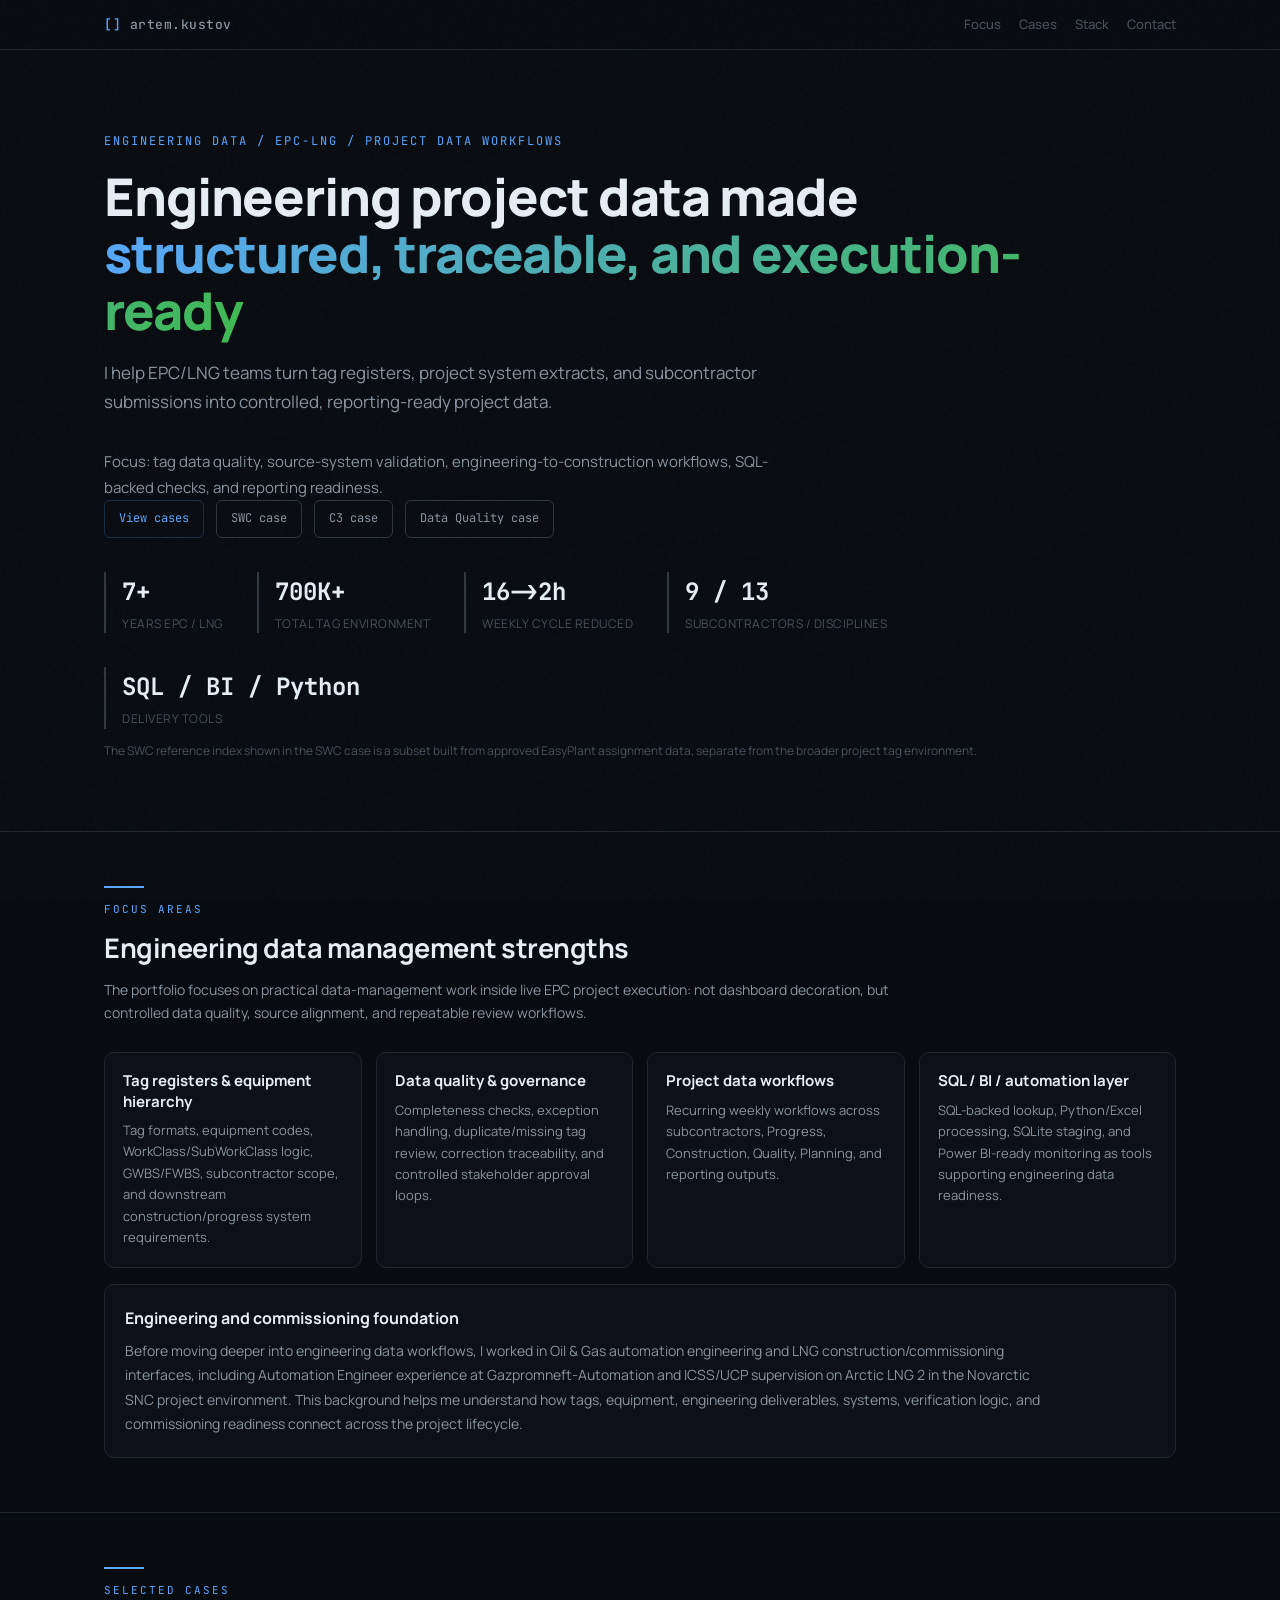
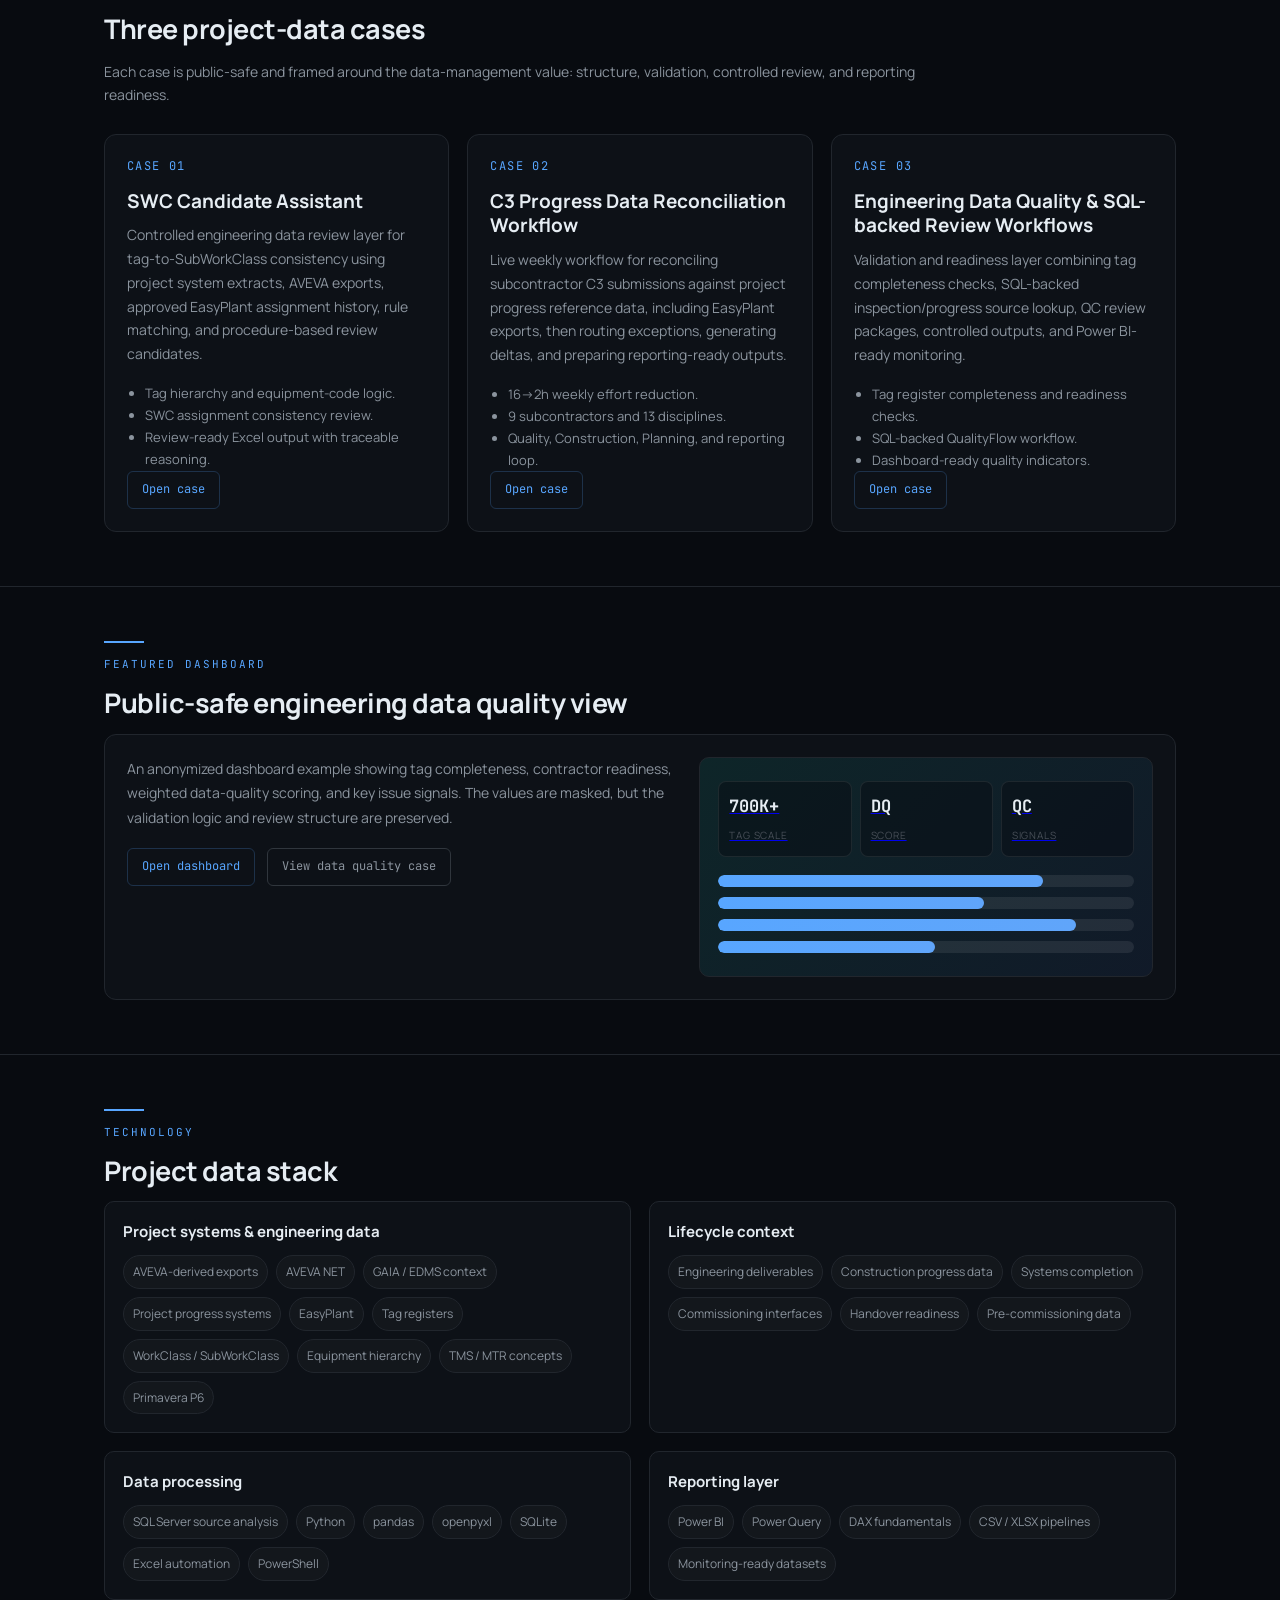
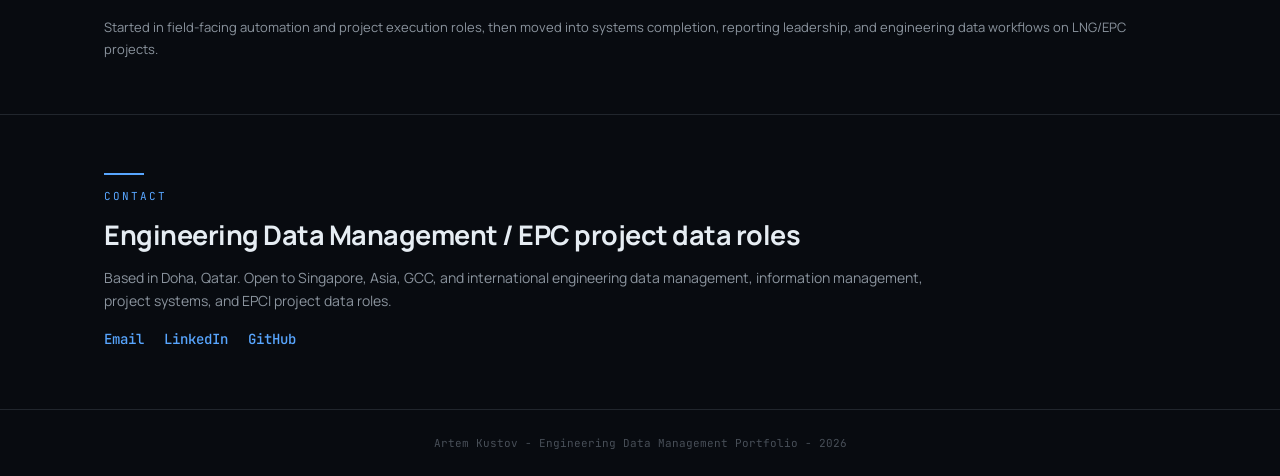
<file: index.html>
<!DOCTYPE html>
<html lang="en">
<head>
<meta charset="UTF-8">
<meta name="viewport" content="width=device-width, initial-scale=1.0">
<title>Artem Kustov - Engineering Data Management Portfolio</title>
<meta name="description" content="Engineering Data Management portfolio for EPC/LNG and EPCI project data roles: tag data quality, project data workflows, source-system validation, SQL-backed checks, AVEVA, EasyPlant, Python, and Power BI.">
<link href="https://fonts.googleapis.com/css2?family=JetBrains+Mono:wght@400;500;700&family=Manrope:wght@300;400;500;600;700;800&display=swap" rel="stylesheet">
<link rel="stylesheet" href="assets/role-pages.css">
<style>
body{background:#080b10}
.container{max-width:1120px}
nav{background:rgba(8,11,16,.9)}
.hero{padding:132px 0 70px}
.hero-sub{max-width:680px}
.hero-focus{max-width:680px;margin-top:12px;color:var(--text2);font-size:15px;line-height:1.7}
.section{padding:54px 0}
.section-title{font-size:27px}
.section-desc{max-width:820px;margin-bottom:28px}
.relevance{display:grid;grid-template-columns:repeat(4,1fr);gap:14px}
.rel-card{background:var(--bg2);border:1px solid var(--border);border-radius:10px;padding:18px}
.rel-card h3{font-size:15px;margin-bottom:8px;line-height:1.35}
.rel-card p{font-size:13px;color:var(--text2);line-height:1.65}
.foundation{margin-top:16px;background:var(--bg2);border:1px solid var(--border);border-radius:10px;padding:20px}
.foundation h3{font-size:16px;margin-bottom:8px}
.foundation p{font-size:14px;color:var(--text2);line-height:1.75;max-width:920px}
.proof-grid{display:grid;grid-template-columns:repeat(3,1fr);gap:18px}
.proof-card{background:var(--bg2);border:1px solid var(--border);border-radius:12px;padding:22px;display:flex;flex-direction:column;min-height:360px}
.proof-num{font-family:var(--mono);font-size:12px;color:var(--accent);letter-spacing:1.4px;text-transform:uppercase;margin-bottom:12px}
.proof-card h3{font-size:19px;line-height:1.3;margin-bottom:10px}
.proof-card p{font-size:14px;color:var(--text2);line-height:1.7}
.proof-points{margin:16px 0 0;padding-left:18px}
.proof-points li{font-size:13px;color:var(--text2);line-height:1.7}
.proof-card .btn{margin-top:auto;width:max-content}
.dashboard-card{display:grid;grid-template-columns:1.1fr .9fr;gap:18px;align-items:stretch;background:var(--bg2);border:1px solid var(--border);border-radius:12px;padding:22px}
.dashboard-card p{font-size:14px;color:var(--text2);line-height:1.75;max-width:680px}
.dashboard-actions{display:flex;gap:12px;flex-wrap:wrap;margin-top:18px}
.dashboard-visual{border:1px solid var(--border);border-radius:10px;background:linear-gradient(135deg,rgba(20,184,166,.12),rgba(59,130,246,.08));padding:18px;display:grid;gap:10px;align-content:center;min-height:220px}
.dash-row{height:12px;border-radius:999px;background:rgba(255,255,255,.08);overflow:hidden}
.dash-row span{display:block;height:100%;border-radius:999px;background:linear-gradient(90deg,var(--accent),#60a5fa)}
.dash-kpis{display:grid;grid-template-columns:repeat(3,1fr);gap:8px;margin-bottom:8px}
.dash-kpi{border:1px solid rgba(255,255,255,.08);border-radius:8px;padding:10px;background:rgba(8,11,16,.45)}
.dash-kpi strong{display:block;font-family:var(--mono);font-size:17px;color:var(--text)}
.dash-kpi span{font-size:10px;color:var(--text3);text-transform:uppercase;letter-spacing:.8px}
.stack-block{display:grid;grid-template-columns:repeat(2,1fr);gap:18px}
.stack-panel{background:var(--bg2);border:1px solid var(--border);border-radius:10px;padding:18px}
.stack-panel h3{font-size:15px;margin-bottom:10px}
.chip-row{display:flex;flex-wrap:wrap;gap:8px}
.chip{font-size:12px;color:var(--text2);border:1px solid var(--border);border-radius:999px;padding:6px 9px;background:rgba(255,255,255,.025)}
.stack-note{font-size:13px;color:var(--text2);line-height:1.7;margin-top:16px}
.metric-note{font-size:12px;color:var(--text3);margin-top:12px;line-height:1.65}
@media(max-width:920px){.relevance,.proof-grid,.stack-block,.dashboard-card{grid-template-columns:1fr}.proof-card{min-height:unset}}
</style>
</head>
<body>
<nav>
  <div class="container">
    <div class="nav-name"><span>[]</span> artem.kustov</div>
    <div class="nav-links">
      <a href="#relevance">Focus</a>
      <a href="#cases">Cases</a>
      <a href="#stack">Stack</a>
      <a href="#contact">Contact</a>
    </div>
  </div>
</nav>

<section class="hero">
  <div class="container">
    <div class="hero-tag">Engineering Data / EPC-LNG / Project Data Workflows</div>
    <h1>Engineering project data made <span class="highlight">structured, traceable, and execution-ready</span></h1>
    <p class="hero-sub">I help EPC/LNG teams turn tag registers, project system extracts, and subcontractor submissions into controlled, reporting-ready project data.</p>
    <p class="hero-focus">Focus: tag data quality, source-system validation, engineering-to-construction workflows, SQL-backed checks, and reporting readiness.</p>
    <div class="hero-actions">
      <a class="btn" href="#cases">View cases</a>
      <a class="btn secondary" href="swc-candidate-assistant.html">SWC case</a>
      <a class="btn secondary" href="c3-progress-data-reconciliation.html">C3 case</a>
      <a class="btn secondary" href="engineering-data-quality-workflows.html">Data Quality case</a>
    </div>
    <div class="hero-stats">
      <div class="stat"><div class="stat-val">7+</div><div class="stat-label">Years EPC / LNG</div></div>
      <div class="stat"><div class="stat-val">700K+</div><div class="stat-label">Total tag environment</div></div>
      <div class="stat"><div class="stat-val">16->2h</div><div class="stat-label">Weekly cycle reduced</div></div>
      <div class="stat"><div class="stat-val">9 / 13</div><div class="stat-label">Subcontractors / disciplines</div></div>
      <div class="stat"><div class="stat-val">SQL / BI / Python</div><div class="stat-label">Delivery tools</div></div>
    </div>
    <p class="metric-note">The SWC reference index shown in the SWC case is a subset built from approved EasyPlant assignment data, separate from the broader project tag environment.</p>
  </div>
</section>

<section id="relevance" class="section border">
  <div class="container">
    <div class="section-line"></div>
    <div class="section-tag">Focus Areas</div>
    <div class="section-title">Engineering data management strengths</div>
    <p class="section-desc">The portfolio focuses on practical data-management work inside live EPC project execution: not dashboard decoration, but controlled data quality, source alignment, and repeatable review workflows.</p>
    <div class="relevance">
      <div class="rel-card fade-in">
        <h3>Tag registers & equipment hierarchy</h3>
        <p>Tag formats, equipment codes, WorkClass/SubWorkClass logic, GWBS/FWBS, subcontractor scope, and downstream construction/progress system requirements.</p>
      </div>
      <div class="rel-card fade-in">
        <h3>Data quality & governance</h3>
        <p>Completeness checks, exception handling, duplicate/missing tag review, correction traceability, and controlled stakeholder approval loops.</p>
      </div>
      <div class="rel-card fade-in">
        <h3>Project data workflows</h3>
        <p>Recurring weekly workflows across subcontractors, Progress, Construction, Quality, Planning, and reporting outputs.</p>
      </div>
      <div class="rel-card fade-in">
        <h3>SQL / BI / automation layer</h3>
        <p>SQL-backed lookup, Python/Excel processing, SQLite staging, and Power BI-ready monitoring as tools supporting engineering data readiness.</p>
      </div>
    </div>
    <div class="foundation fade-in">
      <h3>Engineering and commissioning foundation</h3>
      <p>Before moving deeper into engineering data workflows, I worked in Oil & Gas automation engineering and LNG construction/commissioning interfaces, including Automation Engineer experience at Gazpromneft-Automation and ICSS/UCP supervision on Arctic LNG 2 in the Novarctic SNC project environment. This background helps me understand how tags, equipment, engineering deliverables, systems, verification logic, and commissioning readiness connect across the project lifecycle.</p>
    </div>
  </div>
</section>

<section id="cases" class="section border">
  <div class="container">
    <div class="section-line"></div>
    <div class="section-tag">Selected cases</div>
    <div class="section-title">Three project-data cases</div>
    <p class="section-desc">Each case is public-safe and framed around the data-management value: structure, validation, controlled review, and reporting readiness.</p>
    <div class="proof-grid">
      <article class="proof-card fade-in">
        <div class="proof-num">Case 01</div>
        <h3>SWC Candidate Assistant</h3>
        <p>Controlled engineering data review layer for tag-to-SubWorkClass consistency using project system extracts, AVEVA exports, approved EasyPlant assignment history, rule matching, and procedure-based review candidates.</p>
        <ul class="proof-points">
          <li>Tag hierarchy and equipment-code logic.</li>
          <li>SWC assignment consistency review.</li>
          <li>Review-ready Excel output with traceable reasoning.</li>
        </ul>
        <a class="btn" href="swc-candidate-assistant.html">Open case</a>
      </article>

      <article class="proof-card fade-in">
        <div class="proof-num">Case 02</div>
        <h3>C3 Progress Data Reconciliation Workflow</h3>
        <p>Live weekly workflow for reconciling subcontractor C3 submissions against project progress reference data, including EasyPlant exports, then routing exceptions, generating deltas, and preparing reporting-ready outputs.</p>
        <ul class="proof-points">
          <li>16->2h weekly effort reduction.</li>
          <li>9 subcontractors and 13 disciplines.</li>
          <li>Quality, Construction, Planning, and reporting loop.</li>
        </ul>
        <a class="btn" href="c3-progress-data-reconciliation.html">Open case</a>
      </article>

      <article class="proof-card fade-in">
        <div class="proof-num">Case 03</div>
        <h3>Engineering Data Quality & SQL-backed Review Workflows</h3>
        <p>Validation and readiness layer combining tag completeness checks, SQL-backed inspection/progress source lookup, QC review packages, controlled outputs, and Power BI-ready monitoring.</p>
        <ul class="proof-points">
          <li>Tag register completeness and readiness checks.</li>
          <li>SQL-backed QualityFlow workflow.</li>
          <li>Dashboard-ready quality indicators.</li>
        </ul>
        <a class="btn" href="engineering-data-quality-workflows.html">Open case</a>
      </article>
    </div>
  </div>
</section>

<section class="section border">
  <div class="container">
    <div class="section-line"></div>
    <div class="section-tag">Featured dashboard</div>
    <div class="section-title">Public-safe engineering data quality view</div>
    <div class="dashboard-card fade-in">
      <div>
        <p>An anonymized dashboard example showing tag completeness, contractor readiness, weighted data-quality scoring, and key issue signals. The values are masked, but the validation logic and review structure are preserved.</p>
        <div class="dashboard-actions">
          <a class="btn" href="engineering-data-quality-dashboard.html">Open dashboard</a>
          <a class="btn secondary" href="engineering-data-quality-workflows.html">View data quality case</a>
        </div>
      </div>
      <a class="dashboard-visual" href="engineering-data-quality-dashboard.html" aria-label="Open public-safe engineering data quality dashboard">
        <div class="dash-kpis">
          <div class="dash-kpi"><strong>700K+</strong><span>Tag scale</span></div>
          <div class="dash-kpi"><strong>DQ</strong><span>Score</span></div>
          <div class="dash-kpi"><strong>QC</strong><span>Signals</span></div>
        </div>
        <div class="dash-row"><span style="width:78%"></span></div>
        <div class="dash-row"><span style="width:64%"></span></div>
        <div class="dash-row"><span style="width:86%"></span></div>
        <div class="dash-row"><span style="width:52%"></span></div>
      </a>
    </div>
  </div>
</section>

<section id="stack" class="section border">
  <div class="container">
    <div class="section-line"></div>
    <div class="section-tag">Technology</div>
    <div class="section-title">Project data stack</div>
    <div class="stack-block">
      <div class="stack-panel fade-in">
        <h3>Project systems & engineering data</h3>
        <div class="chip-row">
          <span class="chip">AVEVA-derived exports</span><span class="chip">AVEVA NET</span><span class="chip">GAIA / EDMS context</span><span class="chip">Project progress systems</span><span class="chip">EasyPlant</span><span class="chip">Tag registers</span><span class="chip">WorkClass / SubWorkClass</span><span class="chip">Equipment hierarchy</span><span class="chip">TMS / MTR concepts</span><span class="chip">Primavera P6</span>
        </div>
      </div>
      <div class="stack-panel fade-in">
        <h3>Lifecycle context</h3>
        <div class="chip-row">
          <span class="chip">Engineering deliverables</span><span class="chip">Construction progress data</span><span class="chip">Systems completion</span><span class="chip">Commissioning interfaces</span><span class="chip">Handover readiness</span><span class="chip">Pre-commissioning data</span>
        </div>
      </div>
      <div class="stack-panel fade-in">
        <h3>Data processing</h3>
        <div class="chip-row">
          <span class="chip">SQL Server source analysis</span><span class="chip">Python</span><span class="chip">pandas</span><span class="chip">openpyxl</span><span class="chip">SQLite</span><span class="chip">Excel automation</span><span class="chip">PowerShell</span>
        </div>
      </div>
      <div class="stack-panel fade-in">
        <h3>Reporting layer</h3>
        <div class="chip-row">
          <span class="chip">Power BI</span><span class="chip">Power Query</span><span class="chip">DAX fundamentals</span><span class="chip">CSV / XLSX pipelines</span><span class="chip">Monitoring-ready datasets</span>
        </div>
      </div>
    </div>
    <p class="stack-note">Started in field-facing automation and project execution roles, then moved into systems completion, reporting leadership, and engineering data workflows on LNG/EPC projects.</p>
  </div>
</section>

<section id="contact" class="contact">
  <div class="container">
    <div class="section-line"></div>
    <div class="section-tag">Contact</div>
    <div class="section-title">Engineering Data Management / EPC project data roles</div>
    <p class="section-desc" style="margin-bottom:0">Based in Doha, Qatar. Open to Singapore, Asia, GCC, and international engineering data management, information management, project systems, and EPCI project data roles.</p>
    <div class="contact-links">
      <a href="mailto:akustov1995@gmail.com" class="contact-link">Email</a>
      <a href="https://linkedin.com/in/artem-kustov-74382925b" class="contact-link" target="_blank">LinkedIn</a>
      <a href="https://github.com/Art-Kustuff" class="contact-link" target="_blank">GitHub</a>
    </div>
  </div>
</section>

<div class="footer"><p>Artem Kustov - Engineering Data Management Portfolio - 2026</p></div>
<script src="assets/role-pages.js"></script>
</body>
</html>
</file>
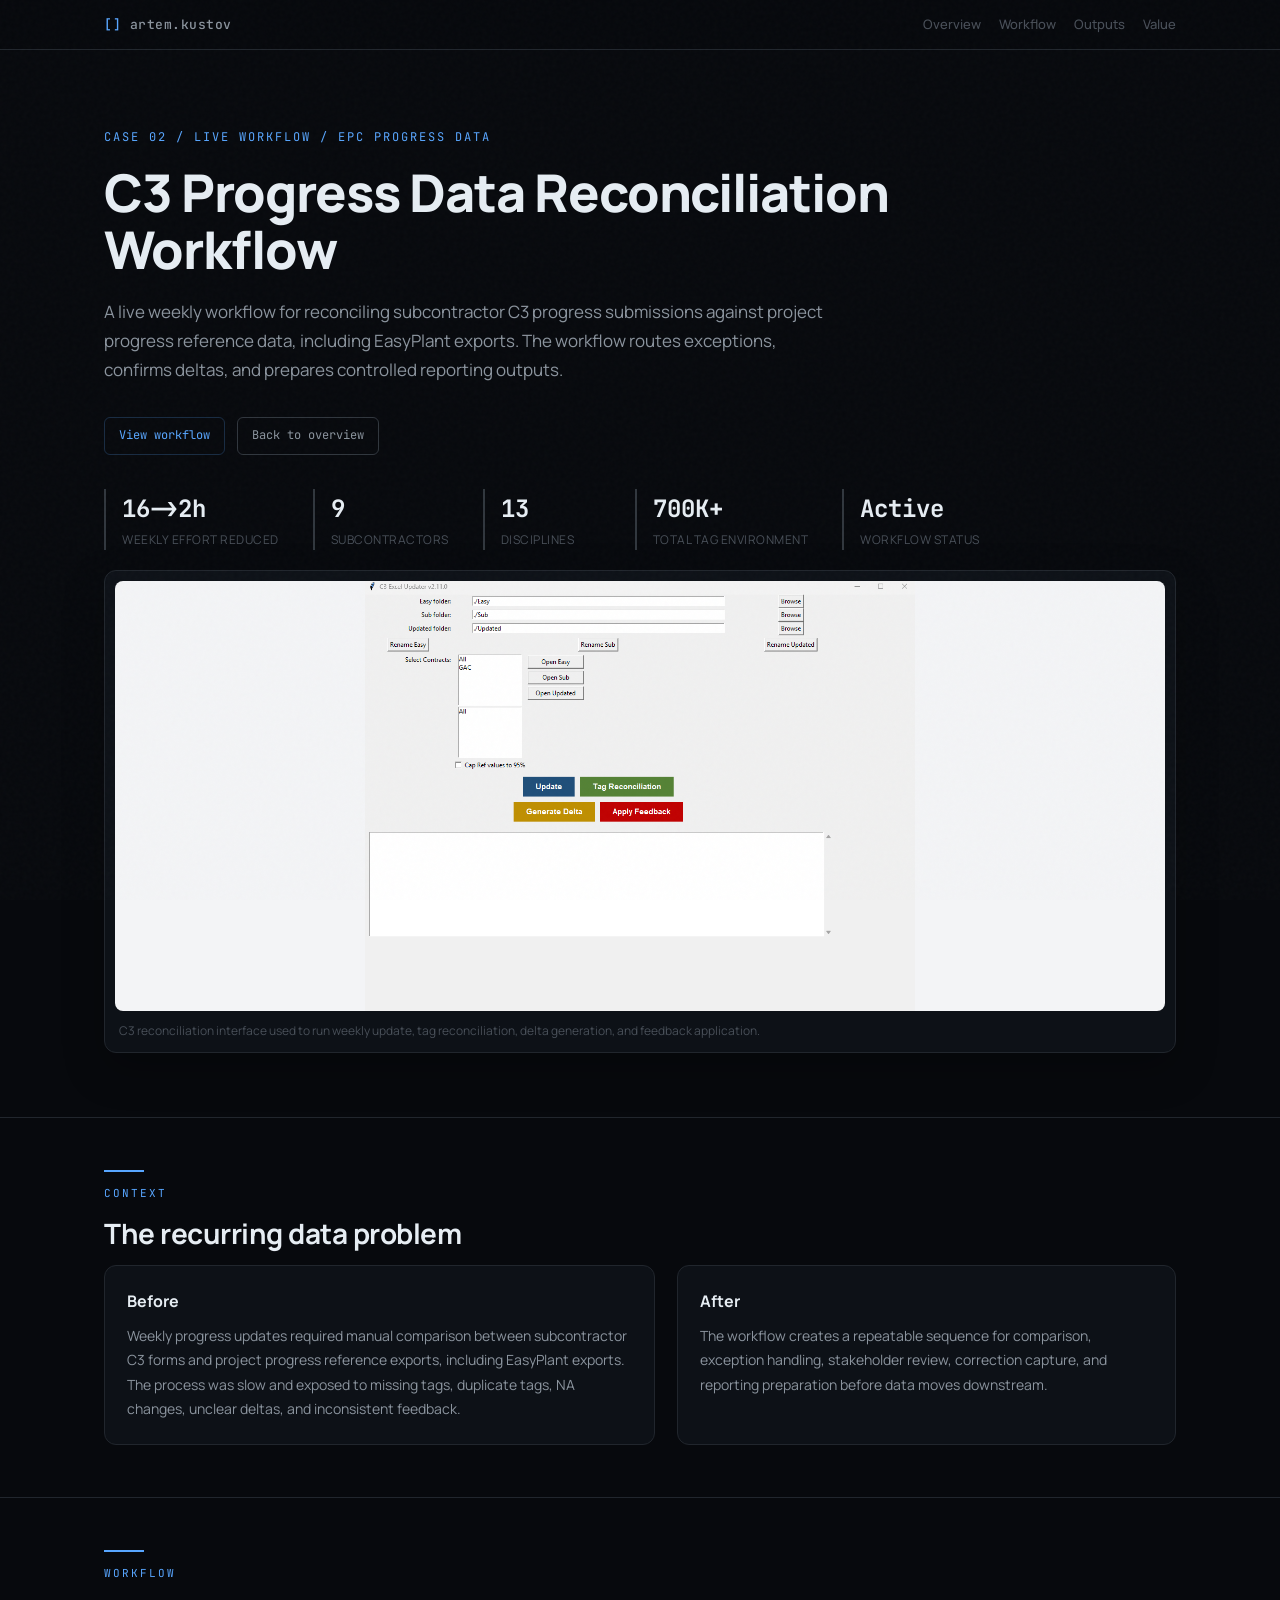
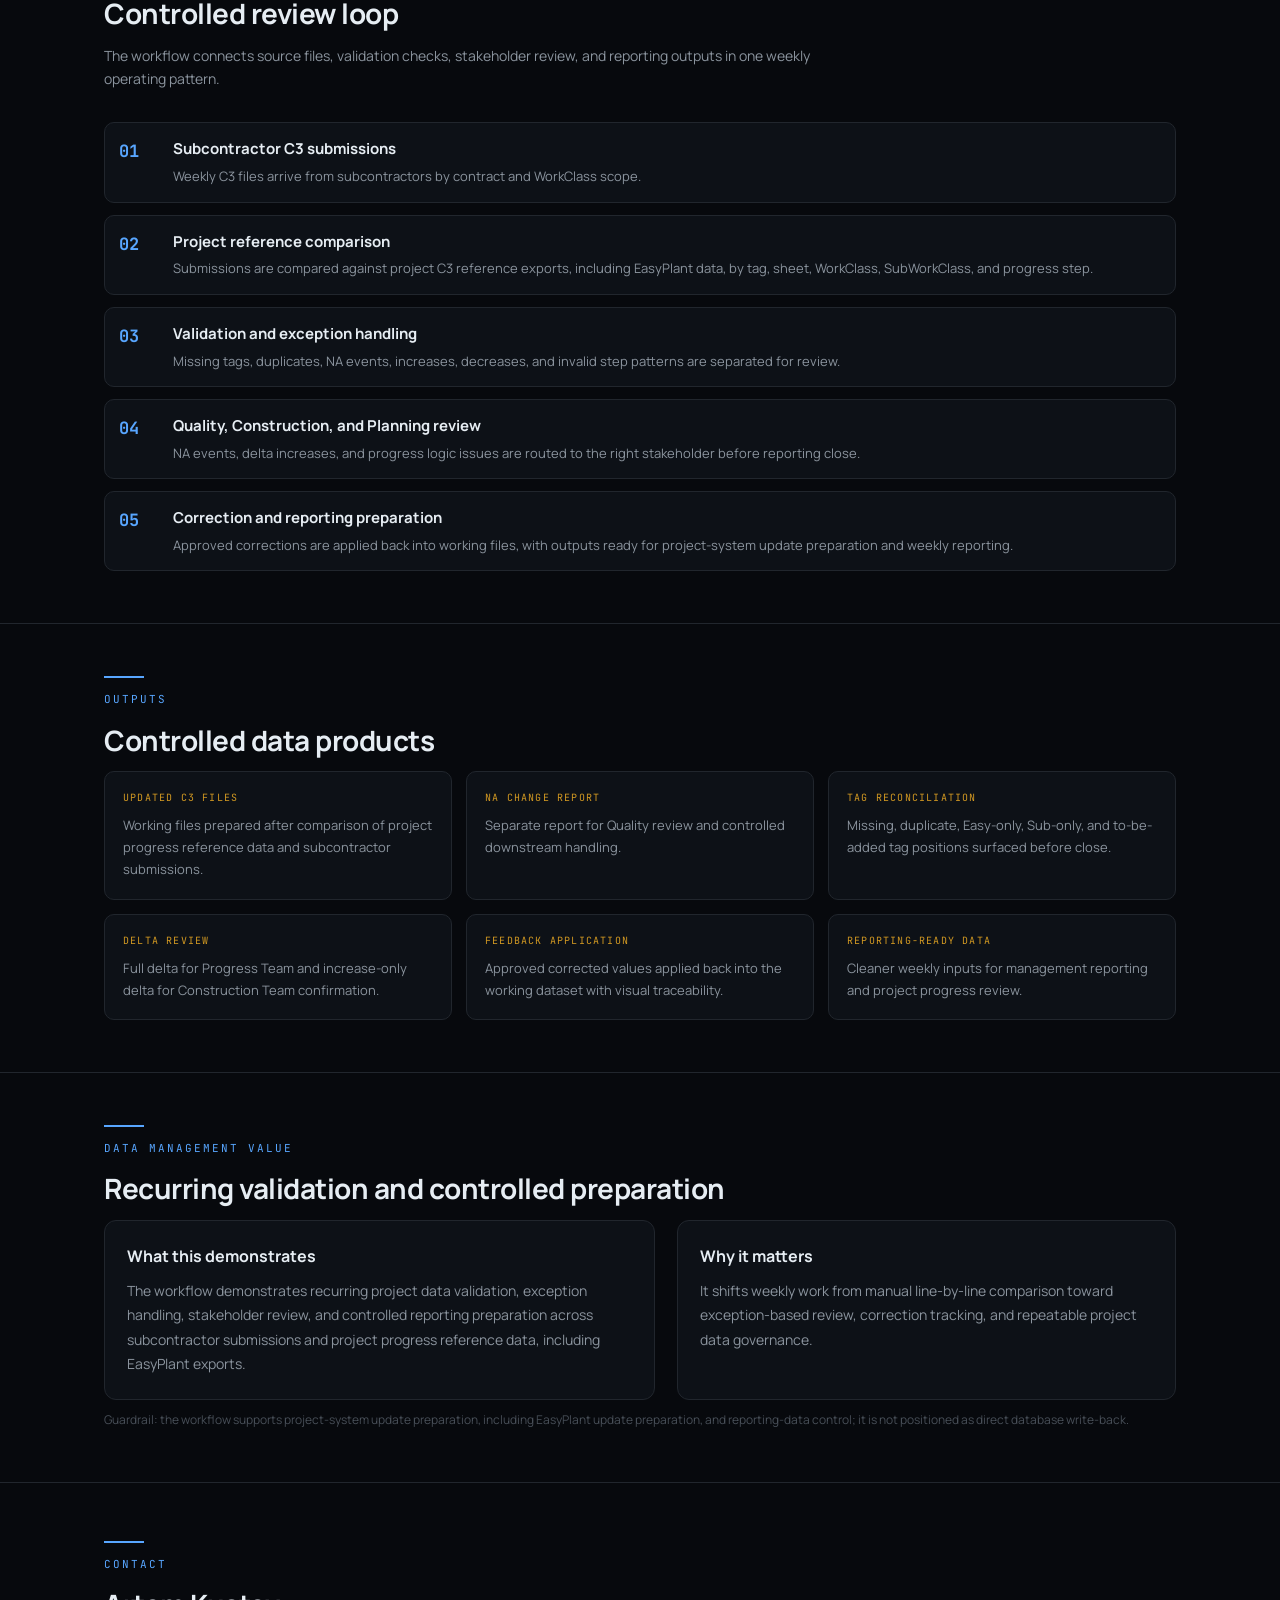
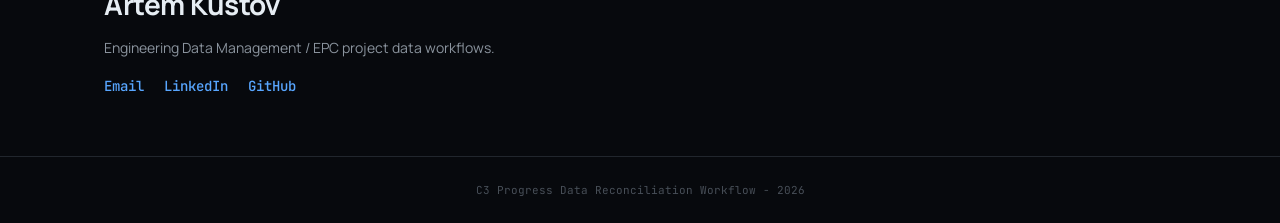
<file: c3-progress-data-reconciliation.html>
<!DOCTYPE html>
<html lang="en">
<head>
<meta charset="UTF-8">
<meta name="viewport" content="width=device-width, initial-scale=1.0">
<title>C3 Progress Data Reconciliation Workflow - Artem Kustov</title>
<meta name="description" content="C3 Progress Data Reconciliation Workflow case study: controlled EPC data review loop between subcontractor C3 submissions, project progress reference data including EasyPlant exports, Quality review, Construction Team delta confirmation, Planning alignment, and reporting outputs.">
<link href="https://fonts.googleapis.com/css2?family=JetBrains+Mono:wght@400;500;700&family=Manrope:wght@300;400;500;600;700;800&display=swap" rel="stylesheet">
<link rel="stylesheet" href="assets/role-pages.css">
<style>
.container{max-width:1120px}
.hero{padding:128px 0 64px}
.section{padding:52px 0}
.split{display:grid;grid-template-columns:1.05fr .95fr;gap:22px}
.panel{background:var(--bg2);border:1px solid var(--border);border-radius:12px;padding:22px}
.panel h3{font-size:16px;margin-bottom:10px}
.panel p,.panel li{font-size:14px;color:var(--text2);line-height:1.75}
.panel ul{padding-left:18px}
.figure{margin:20px 0 0;background:var(--bg2);border:1px solid var(--border);border-radius:12px;padding:10px;box-shadow:0 16px 40px rgba(0,0,0,.25)}
.figure img{display:block;width:100%;max-height:430px;object-fit:contain;object-position:top center;border-radius:8px;background:#f3f4f6}
.figure figcaption{font-size:12px;color:var(--text3);line-height:1.6;margin:10px 4px 2px}
.workflow{display:grid;gap:12px}
.step{display:grid;grid-template-columns:42px 1fr;gap:12px;background:var(--bg2);border:1px solid var(--border);border-radius:10px;padding:14px}
.step-num{font-family:var(--mono);font-size:17px;color:var(--accent);font-weight:700}
.step h3{font-size:15px;margin-bottom:4px}
.step p{font-size:13px;color:var(--text2);line-height:1.65}
.output-grid{display:grid;grid-template-columns:repeat(3,1fr);gap:14px}
.output{background:var(--bg2);border:1px solid var(--border);border-radius:10px;padding:18px}
.output-k{font-family:var(--mono);font-size:10px;letter-spacing:1.2px;text-transform:uppercase;color:var(--amber);margin-bottom:8px}
.output p{font-size:13px;color:var(--text2);line-height:1.7}
.note{font-size:12px;color:var(--text3);line-height:1.7;margin-top:10px}
@media(max-width:900px){.split,.output-grid{grid-template-columns:1fr}.step{grid-template-columns:1fr}}
</style>
</head>
<body>
<nav>
  <div class="container">
    <div class="nav-name"><span>[]</span> artem.kustov</div>
    <div class="nav-links">
      <a href="index.html">Overview</a>
      <a href="#workflow">Workflow</a>
      <a href="#outputs">Outputs</a>
      <a href="#value">Value</a>
    </div>
  </div>
</nav>

<section class="hero">
  <div class="container">
    <div class="hero-tag">Case 02 / Live workflow / EPC progress data</div>
    <h1>C3 Progress Data Reconciliation Workflow</h1>
    <p class="hero-sub">A live weekly workflow for reconciling subcontractor C3 progress submissions against project progress reference data, including EasyPlant exports. The workflow routes exceptions, confirms deltas, and prepares controlled reporting outputs.</p>
    <div class="hero-actions">
      <a class="btn" href="#workflow">View workflow</a>
      <a class="btn secondary" href="index.html">Back to overview</a>
    </div>
    <div class="hero-stats">
      <div class="stat"><div class="stat-val">16->2h</div><div class="stat-label">Weekly effort reduced</div></div>
      <div class="stat"><div class="stat-val">9</div><div class="stat-label">Subcontractors</div></div>
      <div class="stat"><div class="stat-val">13</div><div class="stat-label">Disciplines</div></div>
      <div class="stat"><div class="stat-val">700K+</div><div class="stat-label">Total tag environment</div></div>
      <div class="stat"><div class="stat-val">Active</div><div class="stat-label">Workflow status</div></div>
    </div>
    <figure class="figure">
      <img src="assets/screenshots/c3-updater.png" alt="C3 Excel Updater interface screenshot">
      <figcaption>C3 reconciliation interface used to run weekly update, tag reconciliation, delta generation, and feedback application.</figcaption>
    </figure>
  </div>
</section>

<section class="section border">
  <div class="container">
    <div class="section-line"></div>
    <div class="section-tag">Context</div>
    <div class="section-title">The recurring data problem</div>
    <div class="split">
      <div class="panel fade-in">
        <h3>Before</h3>
        <p>Weekly progress updates required manual comparison between subcontractor C3 forms and project progress reference exports, including EasyPlant exports. The process was slow and exposed to missing tags, duplicate tags, NA changes, unclear deltas, and inconsistent feedback.</p>
      </div>
      <div class="panel fade-in">
        <h3>After</h3>
        <p>The workflow creates a repeatable sequence for comparison, exception handling, stakeholder review, correction capture, and reporting preparation before data moves downstream.</p>
      </div>
    </div>
  </div>
</section>

<section id="workflow" class="section border">
  <div class="container">
    <div class="section-line"></div>
    <div class="section-tag">Workflow</div>
    <div class="section-title">Controlled review loop</div>
    <p class="section-desc">The workflow connects source files, validation checks, stakeholder review, and reporting outputs in one weekly operating pattern.</p>
    <div class="workflow">
      <div class="step fade-in">
        <div class="step-num">01</div>
        <div><h3>Subcontractor C3 submissions</h3><p>Weekly C3 files arrive from subcontractors by contract and WorkClass scope.</p></div>
      </div>
      <div class="step fade-in">
        <div class="step-num">02</div>
        <div><h3>Project reference comparison</h3><p>Submissions are compared against project C3 reference exports, including EasyPlant data, by tag, sheet, WorkClass, SubWorkClass, and progress step.</p></div>
      </div>
      <div class="step fade-in">
        <div class="step-num">03</div>
        <div><h3>Validation and exception handling</h3><p>Missing tags, duplicates, NA events, increases, decreases, and invalid step patterns are separated for review.</p></div>
      </div>
      <div class="step fade-in">
        <div class="step-num">04</div>
        <div><h3>Quality, Construction, and Planning review</h3><p>NA events, delta increases, and progress logic issues are routed to the right stakeholder before reporting close.</p></div>
      </div>
      <div class="step fade-in">
        <div class="step-num">05</div>
        <div><h3>Correction and reporting preparation</h3><p>Approved corrections are applied back into working files, with outputs ready for project-system update preparation and weekly reporting.</p></div>
      </div>
    </div>
  </div>
</section>

<section id="outputs" class="section border">
  <div class="container">
    <div class="section-line"></div>
    <div class="section-tag">Outputs</div>
    <div class="section-title">Controlled data products</div>
    <div class="output-grid">
      <div class="output fade-in">
        <div class="output-k">Updated C3 files</div>
        <p>Working files prepared after comparison of project progress reference data and subcontractor submissions.</p>
      </div>
      <div class="output fade-in">
        <div class="output-k">NA change report</div>
        <p>Separate report for Quality review and controlled downstream handling.</p>
      </div>
      <div class="output fade-in">
        <div class="output-k">Tag reconciliation</div>
        <p>Missing, duplicate, Easy-only, Sub-only, and to-be-added tag positions surfaced before close.</p>
      </div>
      <div class="output fade-in">
        <div class="output-k">Delta review</div>
        <p>Full delta for Progress Team and increase-only delta for Construction Team confirmation.</p>
      </div>
      <div class="output fade-in">
        <div class="output-k">Feedback application</div>
        <p>Approved corrected values applied back into the working dataset with visual traceability.</p>
      </div>
      <div class="output fade-in">
        <div class="output-k">Reporting-ready data</div>
        <p>Cleaner weekly inputs for management reporting and project progress review.</p>
      </div>
    </div>
  </div>
</section>

<section id="value" class="section border">
  <div class="container">
    <div class="section-line"></div>
    <div class="section-tag">Data Management Value</div>
    <div class="section-title">Recurring validation and controlled preparation</div>
    <div class="split">
      <div class="panel fade-in">
        <h3>What this demonstrates</h3>
        <p>The workflow demonstrates recurring project data validation, exception handling, stakeholder review, and controlled reporting preparation across subcontractor submissions and project progress reference data, including EasyPlant exports.</p>
      </div>
      <div class="panel fade-in">
        <h3>Why it matters</h3>
        <p>It shifts weekly work from manual line-by-line comparison toward exception-based review, correction tracking, and repeatable project data governance.</p>
      </div>
    </div>
    <p class="note">Guardrail: the workflow supports project-system update preparation, including EasyPlant update preparation, and reporting-data control; it is not positioned as direct database write-back.</p>
  </div>
</section>

<section id="contact" class="contact">
  <div class="container">
    <div class="section-line"></div>
    <div class="section-tag">Contact</div>
    <div class="section-title">Artem Kustov</div>
    <p class="section-desc" style="margin-bottom:0">Engineering Data Management / EPC project data workflows.</p>
    <div class="contact-links">
      <a href="mailto:akustov1995@gmail.com" class="contact-link">Email</a>
      <a href="https://linkedin.com/in/artem-kustov-74382925b" class="contact-link" target="_blank">LinkedIn</a>
      <a href="https://github.com/Art-Kustuff" class="contact-link" target="_blank">GitHub</a>
    </div>
  </div>
</section>

<div class="footer"><p>C3 Progress Data Reconciliation Workflow - 2026</p></div>
<script src="assets/role-pages.js"></script>
</body>
</html>
</file>
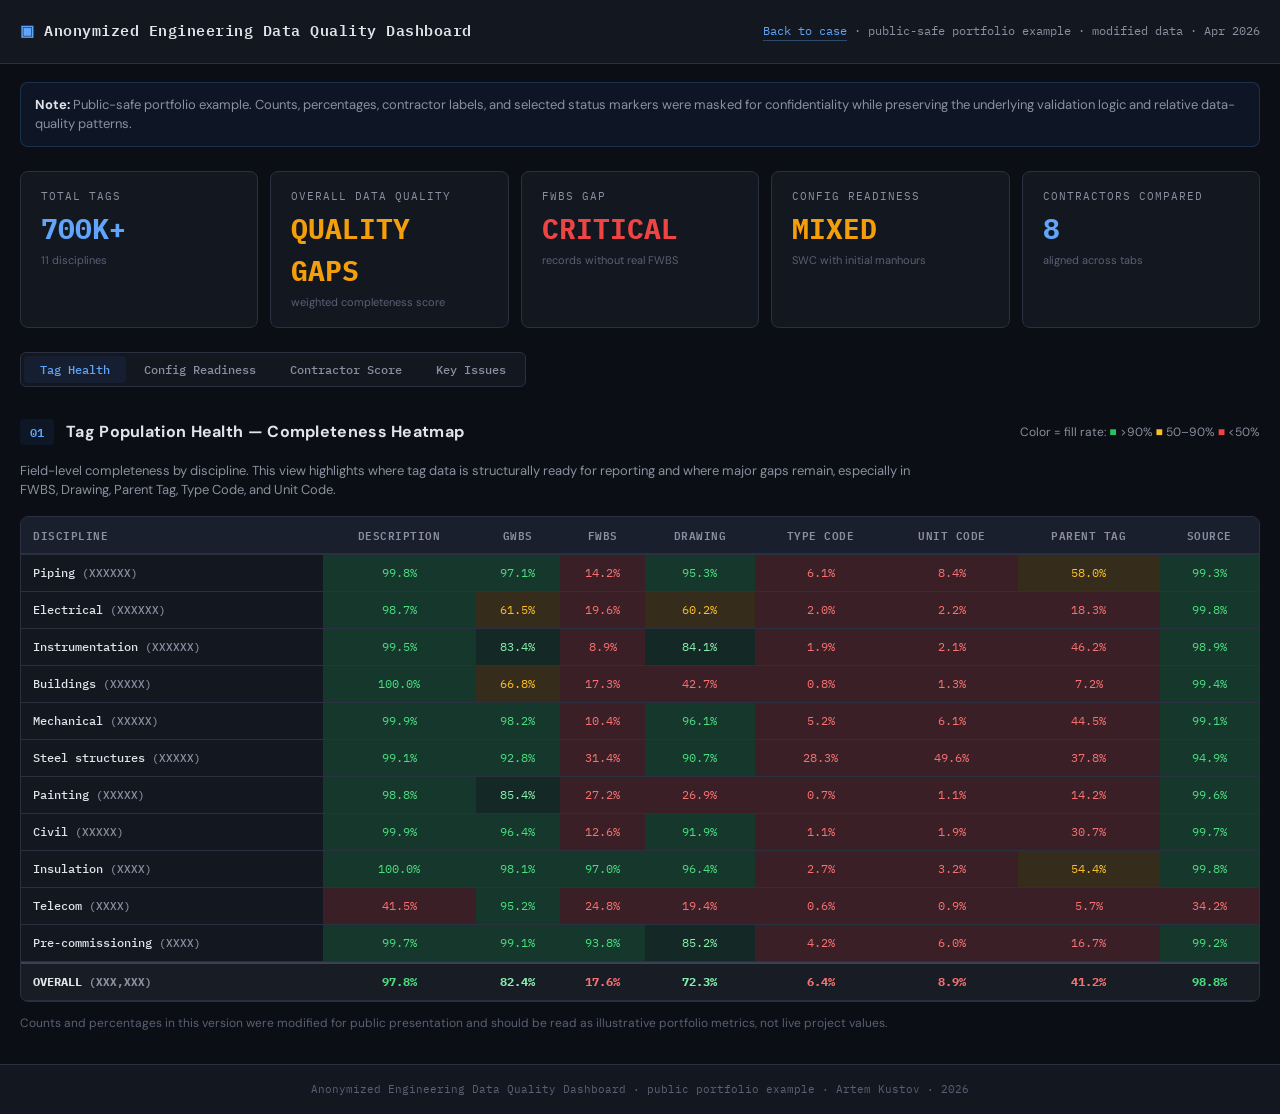
<file: engineering-data-quality-dashboard.html>
<!DOCTYPE html>
<html lang="en">
<head>
<meta charset="UTF-8">
<meta name="viewport" content="width=device-width, initial-scale=1.0">
<title>Anonymized Engineering Data Quality Dashboard</title>
<link href="https://fonts.googleapis.com/css2?family=IBM+Plex+Mono:wght@400;600&family=DM+Sans:wght@300;400;500;700&display=swap" rel="stylesheet">
<style>
*,*::before,*::after{margin:0;padding:0;box-sizing:border-box}
:root{
--bg:#0b0e14;--bg2:#131720;--bg3:#1a1f2e;--bg4:#222839;
--border:#2a3040;--border2:#3a4055;
--text:#e2e4e9;--text2:#8b90a0;--text3:#5a6075;
--green:#22c55e;--amber:#f59e0b;--red:#ef4444;--blue:#3b82f6;--blue2:#60a5fa;
--green-bg:rgba(34,197,94,0.1);--amber-bg:rgba(245,158,11,0.1);--red-bg:rgba(239,68,68,0.1);--blue-bg:rgba(59,130,246,0.08);
--mono:'IBM Plex Mono',monospace;--sans:'DM Sans',sans-serif;
}
html{scroll-behavior:smooth}
body{background:var(--bg);color:var(--text);font-family:var(--sans);line-height:1.5;overflow-x:hidden}
.header{background:var(--bg2);border-bottom:1px solid var(--border);padding:20px 0;position:sticky;top:0;z-index:50;backdrop-filter:blur(20px)}
.header .container{display:flex;justify-content:space-between;align-items:center;flex-wrap:wrap;gap:12px}
.header h1{font-family:var(--mono);font-size:15px;font-weight:600;letter-spacing:0.5px}
.header h1 span{color:var(--blue2)}
.header-meta{font-size:12px;color:var(--text2);font-family:var(--mono)}
.header-meta a{color:var(--blue2);text-decoration:none;border-bottom:1px solid rgba(96,165,250,.35);padding-bottom:2px}
.header-meta a:hover{color:var(--text)}
.container{max-width:1320px;margin:0 auto;padding:0 20px}
.notice{margin:18px 0 0;background:var(--blue-bg);border:1px solid rgba(96,165,250,0.18);border-radius:8px;padding:12px 14px;color:var(--text2);font-size:13px}
.notice strong{color:var(--text)}
.kpi-row{display:grid;grid-template-columns:repeat(auto-fit,minmax(200px,1fr));gap:12px;margin:24px 0}
.kpi{background:var(--bg2);border:1px solid var(--border);border-radius:8px;padding:16px 20px}
.kpi-label{font-size:11px;color:var(--text2);text-transform:uppercase;letter-spacing:1px;margin-bottom:4px;font-family:var(--mono)}
.kpi-value{font-size:28px;font-weight:700;font-family:var(--mono)}
.kpi-sub{font-size:11px;color:var(--text3);margin-top:2px}
.kpi--green .kpi-value{color:var(--green)}
.kpi--amber .kpi-value{color:var(--amber)}
.kpi--red .kpi-value{color:var(--red)}
.kpi--blue .kpi-value{color:var(--blue2)}
.section{margin:32px 0}
.section-header{display:flex;align-items:center;gap:12px;margin-bottom:16px;flex-wrap:wrap}
.section-num{font-family:var(--mono);font-size:12px;color:var(--blue2);background:var(--blue-bg);padding:4px 10px;border-radius:4px;font-weight:600}
.section-title{font-size:16px;font-weight:700;letter-spacing:0.3px}
.section-desc{font-size:12px;color:var(--text2);margin-left:auto}
.table-wrap{overflow:auto;border:1px solid var(--border);border-radius:8px;background:var(--bg2)}
.heatmap{width:100%;min-width:1080px;border-collapse:separate;border-spacing:0;font-size:12px;font-family:var(--mono)}
.heatmap thead th{background:var(--bg3);color:var(--text2);padding:10px 12px;text-align:center;font-weight:600;font-size:11px;text-transform:uppercase;letter-spacing:0.5px;border-bottom:2px solid var(--border);white-space:nowrap;vertical-align:middle}
.heatmap thead th:first-child{text-align:left;min-width:210px}
.heatmap td{padding:9px 12px;text-align:center;border-bottom:1px solid var(--border);white-space:nowrap;vertical-align:middle}
.heatmap td:first-child{text-align:left;font-weight:500;color:var(--text)}
.heatmap tbody tr:hover{background:var(--bg3)}
.heatmap .count{color:var(--text2);font-size:11px}
.heatmap .overall-row td{font-weight:700;border-top:2px solid var(--border2);background:rgba(255,255,255,0.02)}
.h-green{background:rgba(34,197,94,0.18);color:#4ade80}
.h-lgreen{background:rgba(34,197,94,0.10);color:#86efac}
.h-yellow{background:rgba(245,158,11,0.15);color:#fbbf24}
.h-orange{background:rgba(249,115,22,0.15);color:#fb923c}
.h-red{background:rgba(239,68,68,0.18);color:#f87171}
.h-dgrey{background:rgba(100,100,120,0.1);color:var(--text3)}
.contractor-grid{display:grid;grid-template-columns:repeat(auto-fill,minmax(280px,1fr));gap:12px}
.c-card{background:var(--bg2);border:1px solid var(--border);border-radius:8px;padding:16px;transition:border-color 0.2s}
.c-card:hover{border-color:var(--border2)}
.c-card-header{display:flex;justify-content:space-between;align-items:center;margin-bottom:12px}
.c-card-name{font-weight:700;font-size:14px}
.c-card-badge{font-family:var(--mono);font-size:11px;padding:2px 8px;border-radius:4px;font-weight:600}
.badge-green{background:var(--green-bg);color:var(--green)}
.badge-amber{background:var(--amber-bg);color:var(--amber)}
.badge-red{background:var(--red-bg);color:var(--red)}
.c-card-bar{height:6px;background:var(--bg4);border-radius:3px;margin:8px 0;overflow:hidden}
.c-card-fill{height:100%;border-radius:3px;transition:width 0.8s ease}
.c-card-stats{display:grid;grid-template-columns:1fr 1fr;gap:4px;font-size:11px;color:var(--text2);font-family:var(--mono)}
.c-card-stats span{padding:2px 0}
.c-card-stats .val{color:var(--text);font-weight:500}
.score-table{width:100%;border-collapse:collapse;font-size:12px}
.score-table th{background:var(--bg3);color:var(--text2);padding:10px 12px;text-align:left;font-weight:600;font-size:11px;text-transform:uppercase;letter-spacing:0.5px;border-bottom:2px solid var(--border)}
.score-table td{padding:8px 12px;border-bottom:1px solid var(--border)}
.score-table tr:hover{background:var(--bg3)}
.score-table .score-cell{font-family:var(--mono);font-weight:600;text-align:center}
.traffic{display:inline-block;width:10px;height:10px;border-radius:50%;margin-right:6px}
.traffic-g{background:var(--green)} .traffic-a{background:var(--amber)} .traffic-r{background:var(--red)}
.issues-grid{display:grid;grid-template-columns:repeat(auto-fill,minmax(220px,1fr));gap:10px}
.issue-card{background:var(--bg2);border:1px solid var(--border);border-radius:6px;padding:14px;border-left:3px solid var(--red)}
.issue-card.warn{border-left-color:var(--amber)}
.issue-card.info{border-left-color:var(--blue2)}
.issue-val{font-size:22px;font-weight:700;font-family:var(--mono);color:var(--text)}
.issue-label{font-size:11px;color:var(--text2);margin-top:2px}
.issue-pct{font-size:11px;color:var(--text3);font-family:var(--mono)}
.footer{background:var(--bg2);border-top:1px solid var(--border);padding:16px 0;margin-top:32px;text-align:center}
.footer p{font-size:11px;color:var(--text3);font-family:var(--mono)}
.tabs{display:flex;gap:2px;margin-bottom:20px;background:var(--bg2);border-radius:6px;padding:3px;border:1px solid var(--border);width:fit-content;flex-wrap:wrap}
.tab{padding:6px 16px;font-size:12px;font-family:var(--mono);font-weight:500;color:var(--text2);cursor:pointer;border-radius:4px;transition:all 0.2s;border:none;background:none}
.tab:hover{color:var(--text)}
.tab.active{background:var(--blue-bg);color:var(--blue2)}
.tab-content{display:none}
.tab-content.active{display:block}
@media(max-width:980px){
  .issues-grid{grid-template-columns:repeat(2,minmax(0,1fr))}
}
@media(max-width:768px){
  .kpi-row{grid-template-columns:1fr 1fr}
  .contractor-grid{grid-template-columns:1fr}
  .tabs{width:100%}
  .tab{flex:1 1 auto;text-align:center}
  .heatmap{font-size:11px;min-width:980px}
  .heatmap thead th,
  .heatmap td{padding:8px 10px}
  .issues-grid{grid-template-columns:1fr}
}
</style>
</head>
<body>
<div class="header">
  <div class="container">
    <h1><span>▣</span> Anonymized Engineering Data Quality Dashboard</h1>
    <div class="header-meta"><a href="engineering-data-quality-workflows.html">Back to case</a> · public-safe portfolio example · modified data · Apr 2026</div>
  </div>
</div>

<div class="container">
  <div class="notice">
    <strong>Note:</strong> Public-safe portfolio example. Counts, percentages, contractor labels, and selected status markers were masked for confidentiality while preserving the underlying validation logic and relative data-quality patterns.
  </div>

  <div class="kpi-row">
    <div class="kpi kpi--blue">
      <div class="kpi-label">Total Tags</div>
      <div class="kpi-value">700K+</div>
      <div class="kpi-sub">11 disciplines</div>
    </div>

    <div class="kpi kpi--amber">
      <div class="kpi-label">Overall Data Quality</div>
      <div class="kpi-value">QUALITY GAPS</div>
      <div class="kpi-sub">weighted completeness score</div>
    </div>

    <div class="kpi kpi--red">
      <div class="kpi-label">FWBS Gap</div>
      <div class="kpi-value">CRITICAL</div>
      <div class="kpi-sub">records without real FWBS</div>
    </div>

    <div class="kpi kpi--amber">
      <div class="kpi-label">Config Readiness</div>
      <div class="kpi-value">MIXED</div>
      <div class="kpi-sub">SWC with initial manhours</div>
    </div>

    <div class="kpi kpi--blue">
      <div class="kpi-label">Contractors Compared</div>
      <div class="kpi-value">8</div>
      <div class="kpi-sub">aligned across tabs</div>
    </div>
  </div>

  <div class="tabs">
    <button class="tab active" onclick="showTab(event, 'tag-health')">Tag Health</button>
    <button class="tab" onclick="showTab(event, 'config-ready')">Config Readiness</button>
    <button class="tab" onclick="showTab(event, 'contractor-score')">Contractor Score</button>
    <button class="tab" onclick="showTab(event, 'key-issues')">Key Issues</button>
  </div>

  <div id="tag-health" class="tab-content active">
    <div class="section">
      <div class="section-header">
        <span class="section-num">01</span>
        <span class="section-title">Tag Population Health — Completeness Heatmap</span>
        <span class="section-desc">Color = fill rate: <span style="color:var(--green)">■</span> >90% <span style="color:#fbbf24">■</span> 50–90% <span style="color:var(--red)">■</span> <50%</span>
      </div>
      <p style="font-size:13px;color:var(--text2);margin-bottom:16px;max-width:920px">Field-level completeness by discipline. This view highlights where tag data is structurally ready for reporting and where major gaps remain, especially in FWBS, Drawing, Parent Tag, Type Code, and Unit Code.</p>
      <div class="table-wrap">
        <table class="heatmap" id="heatmap-table">
          <thead>
            <tr>
              <th>Discipline</th>
              <th>Description</th>
              <th>GWBS</th>
              <th>FWBS</th>
              <th>Drawing</th>
              <th>Type Code</th>
              <th>Unit Code</th>
              <th>Parent Tag</th>
              <th>Source</th>
            </tr>
          </thead>
          <tbody></tbody>
        </table>
      </div>
      <p style="font-size:12px;color:var(--text3);margin-top:12px">Counts and percentages in this version were modified for public presentation and should be read as illustrative portfolio metrics, not live project values.</p>
    </div>
  </div>

  <div id="config-ready" class="tab-content">
    <div class="section">
      <div class="section-header">
        <span class="section-num">02</span>
        <span class="section-title">Contractor Configuration Readiness</span>
        <span class="section-desc">initial MHR and target quantity checks</span>
      </div>
      <p style="font-size:13px;color:var(--text2);margin-bottom:16px;max-width:920px">This view highlights whether contractor-side planning setup is ready for reliable reporting. Missing manhours or target quantities reduce readiness and distort downstream dashboards.</p>
      <div id="config-cards" class="contractor-grid"></div>
      <p style="font-size:12px;color:var(--text3);margin-top:12px">Without these fields, progress calculation becomes unreliable and reporting readiness is reduced.</p>
    </div>
  </div>

  <div id="contractor-score" class="tab-content">
    <div class="section">
      <div class="section-header">
        <span class="section-num">03</span>
        <span class="section-title">Weighted Contractor Data Score</span>
        <span class="section-desc">GWBS weighted most heavily due to reporting impact</span>
      </div>
      <p style="font-size:13px;color:var(--text2);margin-bottom:16px;max-width:920px">
        Public-safe weighted score based on Description (20%), GWBS (45%), FWBS (15%), and Drawing (20%).
        GWBS carries the highest weight because it drives reporting structure; FWBS remains a critical readiness signal,
        but in this model it is not the top differentiator across contractors.
      </p>
      <div class="table-wrap">
        <table class="score-table" id="score-table">
          <thead>
            <tr>
              <th>Contractor</th>
              <th>Tags</th>
              <th>Description</th>
              <th>GWBS</th>
              <th>FWBS</th>
              <th>Drawing</th>
              <th>Weighted Score</th>
              <th>Status</th>
            </tr>
          </thead>
          <tbody></tbody>
        </table>
      </div>
    </div>
  </div>

  <div id="key-issues" class="tab-content">
    <div class="section">
      <div class="section-header">
        <span class="section-num">04</span>
        <span class="section-title">Key Issues</span>
        <span class="section-desc">summary indicators</span>
      </div>
      <div class="issues-grid">
        <div class="issue-card">
          <div class="issue-val" style="color:var(--red)">CRITICAL</div>
          <div class="issue-label">Records lacking meaningful FWBS</div>
          <div class="issue-pct">primary completeness gap</div>
        </div>
        <div class="issue-card warn">
          <div class="issue-val" style="color:var(--amber)">MATERIAL</div>
          <div class="issue-label">SWC records missing initial MHR</div>
          <div class="issue-pct">configuration readiness constraint</div>
        </div>
        <div class="issue-card">
          <div class="issue-val" style="color:var(--red)">LOW COVERAGE</div>
          <div class="issue-label">Parent tag completeness overall</div>
          <div class="issue-pct">traceability weakness</div>
        </div>
        <div class="issue-card warn">
          <div class="issue-val" style="color:var(--amber)">MIXED</div>
          <div class="issue-label">Drawing completeness overall</div>
          <div class="issue-pct">inconsistent by discipline</div>
        </div>
        <div class="issue-card info">
          <div class="issue-val" style="color:var(--blue2)">11</div>
          <div class="issue-label">Disciplines compared</div>
          <div class="issue-pct">public-safe breakdown</div>
        </div>
        <div class="issue-card info">
          <div class="issue-val" style="color:var(--blue2)">8</div>
          <div class="issue-label">Contractors aligned across tabs</div>
          <div class="issue-pct">same set used across views</div>
        </div>
      </div>
    </div>
  </div>
</div>

<div class="footer">
  <p>Anonymized Engineering Data Quality Dashboard · public portfolio example · Artem Kustov · 2026</p>
</div>

<script>
const DATA = {
  disciplines: [
    {d:"Piping",count:"XXXXXX",desc:99.8,gwbs:97.1,fwbs:14.2,dwg:95.3,tc:6.1,uc:8.4,pt:58.0,src:99.3},
    {d:"Electrical",count:"XXXXXX",desc:98.7,gwbs:61.5,fwbs:19.6,dwg:60.2,tc:2.0,uc:2.2,pt:18.3,src:99.8},
    {d:"Instrumentation",count:"XXXXXX",desc:99.5,gwbs:83.4,fwbs:8.9,dwg:84.1,tc:1.9,uc:2.1,pt:46.2,src:98.9},
    {d:"Buildings",count:"XXXXX",desc:100.0,gwbs:66.8,fwbs:17.3,dwg:42.7,tc:0.8,uc:1.3,pt:7.2,src:99.4},
    {d:"Mechanical",count:"XXXXX",desc:99.9,gwbs:98.2,fwbs:10.4,dwg:96.1,tc:5.2,uc:6.1,pt:44.5,src:99.1},
    {d:"Steel structures",count:"XXXXX",desc:99.1,gwbs:92.8,fwbs:31.4,dwg:90.7,tc:28.3,uc:49.6,pt:37.8,src:94.9},
    {d:"Painting",count:"XXXXX",desc:98.8,gwbs:85.4,fwbs:27.2,dwg:26.9,tc:0.7,uc:1.1,pt:14.2,src:99.6},
    {d:"Civil",count:"XXXXX",desc:99.9,gwbs:96.4,fwbs:12.6,dwg:91.9,tc:1.1,uc:1.9,pt:30.7,src:99.7},
    {d:"Insulation",count:"XXXX",desc:100.0,gwbs:98.1,fwbs:97.0,dwg:96.4,tc:2.7,uc:3.2,pt:54.4,src:99.8},
    {d:"Telecom",count:"XXXX",desc:41.5,gwbs:95.2,fwbs:24.8,dwg:19.4,tc:0.6,uc:0.9,pt:5.7,src:34.2},
    {d:"Pre-commissioning",count:"XXXX",desc:99.7,gwbs:99.1,fwbs:93.8,dwg:85.2,tc:4.2,uc:6.0,pt:16.7,src:99.2}
  ],

  configReadiness: [
    {c:"Contractor A",swc:"XXXX",miss_mhr:"XXX",miss_tgt:"XXX",pct:72.5},
    {c:"Contractor C",swc:"XXXXX",miss_mhr:"XXXX",miss_tgt:"XXXX",pct:45.9},
    {c:"Contractor Y",swc:"XXXXX",miss_mhr:"XXXX",miss_tgt:"XXXX",pct:36.0},
    {c:"Contractor Z",swc:"XXXX",miss_mhr:"XXXX",miss_tgt:"XXXX",pct:8.9},
    {c:"Contractor V",swc:"XXXX",miss_mhr:"XXXX",miss_tgt:"XXXX",pct:3.7},
    {c:"Contractor F",swc:"XXXX",miss_mhr:"XXXX",miss_tgt:"XXXX",pct:57.1},
    {c:"Contractor G",swc:"XXX",miss_mhr:"XX",miss_tgt:"XX",pct:95.6},
    {c:"Contractor H",swc:"XXX",miss_mhr:"XX",miss_tgt:"XX",pct:75.2}
  ],

  contractorScores: [
    {c:"Contractor A",tags:"XXXXX",desc:99.8,gwbs:96.9,fwbs:14.8,dwg:95.4},
    {c:"Contractor C",tags:"XXXXX",desc:99.7,gwbs:98.5,fwbs:6.2,dwg:93.8},
    {c:"Contractor Y",tags:"XXXX",desc:99.6,gwbs:97.2,fwbs:4.1,dwg:95.0},
    {c:"Contractor Z",tags:"XXXX",desc:99.9,gwbs:98.8,fwbs:1.3,dwg:97.5},
    {c:"Contractor V",tags:"XXX",desc:99.8,gwbs:99.2,fwbs:82.4,dwg:97.6},
    {c:"Contractor F",tags:"XXXX",desc:99.8,gwbs:98.1,fwbs:10.2,dwg:95.7},
    {c:"Contractor G",tags:"XXXX",desc:100.0,gwbs:99.8,fwbs:97.5,dwg:99.6},
    {c:"Contractor H",tags:"XXX",desc:99.2,gwbs:95.6,fwbs:64.8,dwg:91.2}
  ]
};

function fmt(n){
  if (typeof n === 'string') return n;
  return n.toLocaleString('en-US');
}

function heatClass(pct){
  if (pct >= 90) return 'h-green';
  if (pct >= 70) return 'h-lgreen';
  if (pct >= 50) return 'h-yellow';
  if (pct > 0) return 'h-red';
  return 'h-dgrey';
}

function badgeClass(pct){
  if (pct >= 70) return 'badge-green';
  if (pct >= 40) return 'badge-amber';
  return 'badge-red';
}

function scoreBadgeClass(pct){
  if (pct >= 85) return 'badge-green';
  if (pct >= 60) return 'badge-amber';
  return 'badge-red';
}

function barColor(pct){
  if (pct >= 70) return 'var(--green)';
  if (pct >= 40) return 'var(--amber)';
  return 'var(--red)';
}

function trafficClass(pct){
  if (pct >= 85) return 'traffic-g';
  if (pct >= 60) return 'traffic-a';
  return 'traffic-r';
}

function weightedScore(c){
  return (c.desc * 0.20 + c.gwbs * 0.45 + c.fwbs * 0.15 + c.dwg * 0.20);
}

function scoreStatus(pct){
  return pct >= 85 ? 'GOOD' : pct >= 60 ? 'PARTIAL' : 'ACTION NEEDED';
}

function showTab(event, id){
  document.querySelectorAll('.tab-content').forEach(t => t.classList.remove('active'));
  document.querySelectorAll('.tab').forEach(t => t.classList.remove('active'));
  document.getElementById(id).classList.add('active');
  event.currentTarget.classList.add('active');
}

function renderHeatmap(){
  const tbody = document.querySelector('#heatmap-table tbody');
  const fields = ['desc','gwbs','fwbs','dwg','tc','uc','pt','src'];
  tbody.innerHTML = '';

  DATA.disciplines.forEach(d => {
    const tr = document.createElement('tr');
    tr.innerHTML =
      `<td>${d.d} <span class="count">(${fmt(d.count)})</span></td>` +
      fields.map(f => `<td class="${heatClass(d[f])}">${d[f].toFixed(1)}%</td>`).join('');
    tbody.appendChild(tr);
  });

  const overall = {
    count: "XXX,XXX",
    desc:97.8,
    gwbs:82.4,
    fwbs:17.6,
    dwg:72.3,
    tc:6.4,
    uc:8.9,
    pt:41.2,
    src:98.8
  };

  const tr = document.createElement('tr');
  tr.className = 'overall-row';
  tr.innerHTML =
    `<td>OVERALL <span class="count">(${overall.count})</span></td>` +
    fields.map(f => `<td class="${heatClass(overall[f])}">${overall[f].toFixed(1)}%</td>`).join('');
  tbody.appendChild(tr);
}

function renderConfig(){
  const container = document.getElementById('config-cards');
  container.innerHTML = '';

  DATA.configReadiness
    .sort((a,b) => b.pct - a.pct)
    .forEach(c => {
      const card = document.createElement('div');
      card.className = 'c-card';
      card.innerHTML = `
        <div class="c-card-header">
          <span class="c-card-name">${c.c}</span>
          <span class="c-card-badge ${badgeClass(c.pct)}">${c.pct.toFixed(1)}%</span>
        </div>
        <div class="c-card-bar">
          <div class="c-card-fill" style="width:${c.pct}%;background:${barColor(c.pct)}"></div>
        </div>
        <div class="c-card-stats">
          <span>Total SWC:</span><span class="val">${fmt(c.swc)}</span>
          <span>Missing MHR:</span><span class="val">${fmt(c.miss_mhr)}</span>
          <span>Missing Target Qty:</span><span class="val">${fmt(c.miss_tgt)}</span>
          <span>Readiness:</span><span class="val" style="color:${barColor(c.pct)}">${c.pct >= 70 ? 'Ready' : c.pct >= 40 ? 'Partial' : 'Not Ready'}</span>
        </div>
      `;
      container.appendChild(card);
    });
}

function renderScores(){
  const tbody = document.querySelector('#score-table tbody');
  tbody.innerHTML = '';

  DATA.contractorScores
    .map(c => ({...c, avg: weightedScore(c)}))
    .sort((a,b) => b.avg - a.avg)
    .forEach(c => {
      const tr = document.createElement('tr');
      const fields = ['desc','gwbs','fwbs','dwg'];
      tr.innerHTML = `
        <td><span class="traffic ${trafficClass(c.avg)}"></span>${c.c}</td>
        <td style="font-family:var(--mono);color:var(--text2)">${fmt(c.tags)}</td>
        ${fields.map(f => `<td class="score-cell ${heatClass(c[f])}">${c[f].toFixed(1)}%</td>`).join('')}
        <td class="score-cell" style="font-size:14px;color:${barColor(c.avg)}">${c.avg.toFixed(1)}%</td>
        <td><span class="c-card-badge ${scoreBadgeClass(c.avg)}">${scoreStatus(c.avg)}</span></td>
      `;
      tbody.appendChild(tr);
    });
}

renderHeatmap();
renderConfig();
renderScores();
</script>
</body>
</html>
</file>
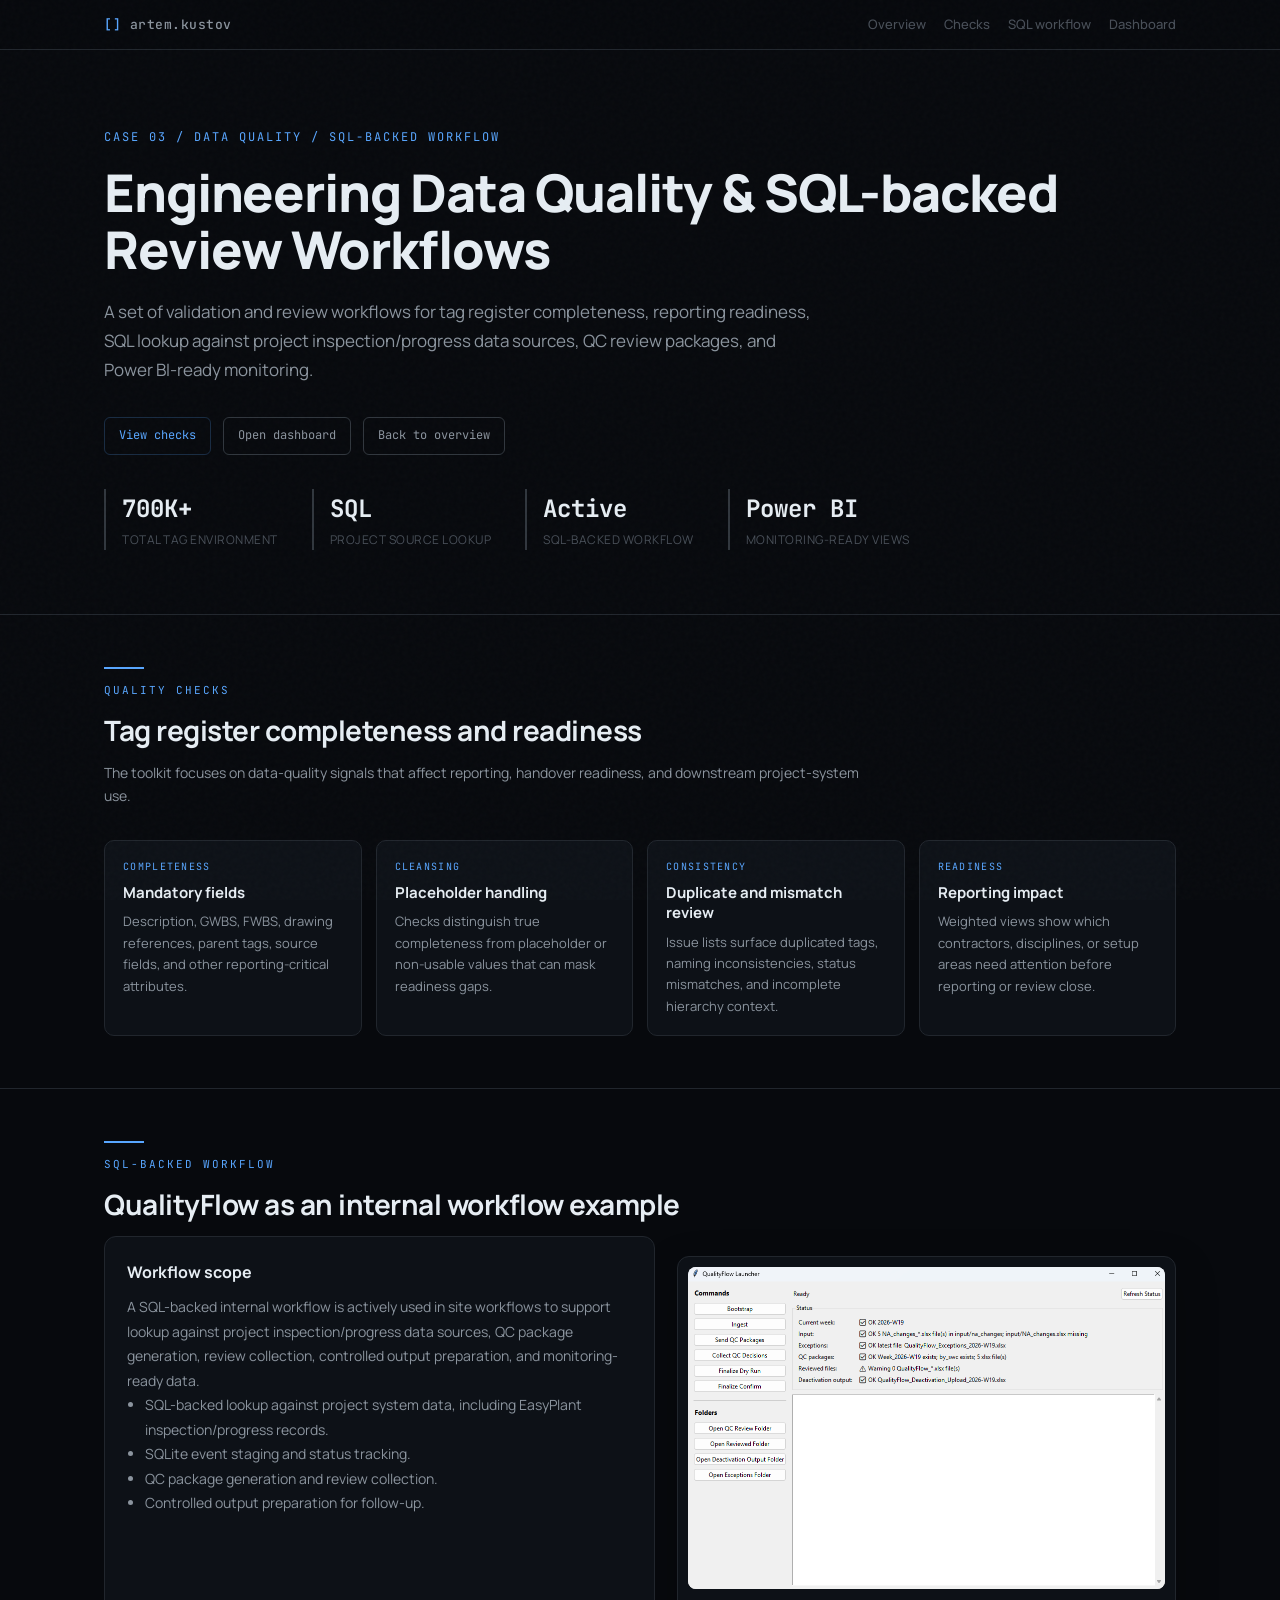
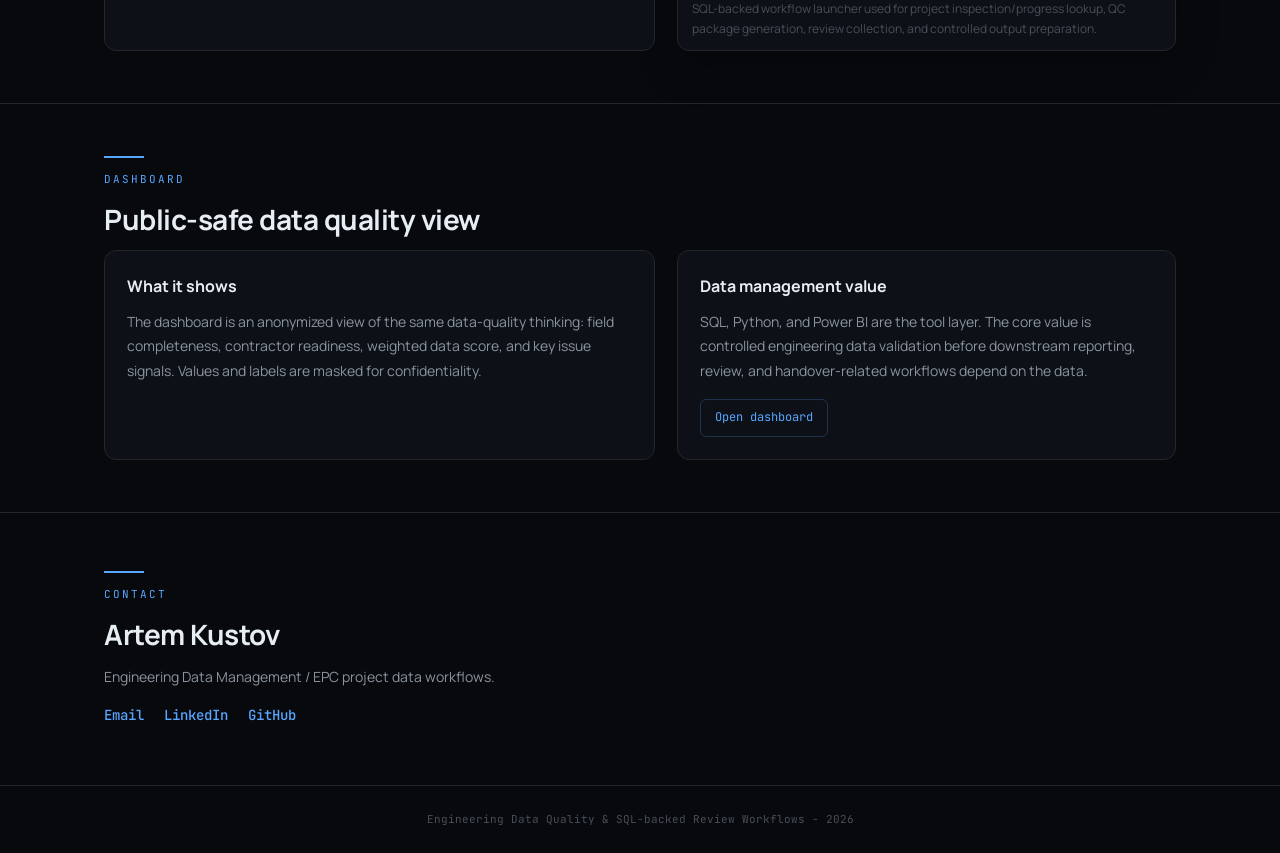
<file: engineering-data-quality-workflows.html>
<!DOCTYPE html>
<html lang="en">
<head>
<meta charset="UTF-8">
<meta name="viewport" content="width=device-width, initial-scale=1.0">
<title>Engineering Data Quality & SQL-backed Review Workflows - Artem Kustov</title>
<meta name="description" content="Engineering Data Quality and SQL-backed Review Workflows case study: tag register completeness, SQL-backed project source lookup, QC review packages, Power BI-ready monitoring, and controlled project data outputs.">
<link href="https://fonts.googleapis.com/css2?family=JetBrains+Mono:wght@400;500;700&family=Manrope:wght@300;400;500;600;700;800&display=swap" rel="stylesheet">
<link rel="stylesheet" href="assets/role-pages.css">
<style>
.container{max-width:1120px}
.hero{padding:128px 0 64px}
.section{padding:52px 0}
.split{display:grid;grid-template-columns:1.05fr .95fr;gap:22px}
.panel{background:var(--bg2);border:1px solid var(--border);border-radius:12px;padding:22px}
.panel h3{font-size:16px;margin-bottom:10px}
.panel p,.panel li{font-size:14px;color:var(--text2);line-height:1.75}
.panel ul{padding-left:18px}
.figure{margin:20px 0 0;background:var(--bg2);border:1px solid var(--border);border-radius:12px;padding:10px;box-shadow:0 16px 40px rgba(0,0,0,.25)}
.figure img{display:block;width:100%;max-height:430px;object-fit:contain;object-position:top center;border-radius:8px;background:#f3f4f6}
.figure figcaption{font-size:12px;color:var(--text3);line-height:1.6;margin:10px 4px 2px}
.quality-grid{display:grid;grid-template-columns:repeat(4,1fr);gap:14px}
.quality{background:var(--bg2);border:1px solid var(--border);border-radius:10px;padding:18px}
.quality-k{font-family:var(--mono);font-size:10px;color:var(--accent);letter-spacing:1.3px;text-transform:uppercase;margin-bottom:8px}
.quality h3{font-size:15px;margin-bottom:8px;line-height:1.35}
.quality p{font-size:13px;color:var(--text2);line-height:1.65}
.note{font-size:12px;color:var(--text3);line-height:1.7;margin-top:10px}
@media(max-width:900px){.split,.quality-grid{grid-template-columns:1fr}}
</style>
</head>
<body>
<nav>
  <div class="container">
    <div class="nav-name"><span>[]</span> artem.kustov</div>
    <div class="nav-links">
      <a href="index.html">Overview</a>
      <a href="#checks">Checks</a>
      <a href="#sql">SQL workflow</a>
      <a href="#dashboard">Dashboard</a>
    </div>
  </div>
</nav>

<section class="hero">
  <div class="container">
    <div class="hero-tag">Case 03 / Data quality / SQL-backed workflow</div>
    <h1>Engineering Data Quality & SQL-backed Review Workflows</h1>
    <p class="hero-sub">A set of validation and review workflows for tag register completeness, reporting readiness, SQL lookup against project inspection/progress data sources, QC review packages, and Power BI-ready monitoring.</p>
    <div class="hero-actions">
      <a class="btn" href="#checks">View checks</a>
      <a class="btn secondary" href="engineering-data-quality-dashboard.html">Open dashboard</a>
      <a class="btn secondary" href="index.html">Back to overview</a>
    </div>
    <div class="hero-stats">
      <div class="stat"><div class="stat-val">700K+</div><div class="stat-label">Total tag environment</div></div>
      <div class="stat"><div class="stat-val">SQL</div><div class="stat-label">Project source lookup</div></div>
      <div class="stat"><div class="stat-val">Active</div><div class="stat-label">SQL-backed workflow</div></div>
      <div class="stat"><div class="stat-val">Power BI</div><div class="stat-label">Monitoring-ready views</div></div>
    </div>
  </div>
</section>

<section id="checks" class="section border">
  <div class="container">
    <div class="section-line"></div>
    <div class="section-tag">Quality Checks</div>
    <div class="section-title">Tag register completeness and readiness</div>
    <p class="section-desc">The toolkit focuses on data-quality signals that affect reporting, handover readiness, and downstream project-system use.</p>
    <div class="quality-grid">
      <div class="quality fade-in">
        <div class="quality-k">Completeness</div>
        <h3>Mandatory fields</h3>
        <p>Description, GWBS, FWBS, drawing references, parent tags, source fields, and other reporting-critical attributes.</p>
      </div>
      <div class="quality fade-in">
        <div class="quality-k">Cleansing</div>
        <h3>Placeholder handling</h3>
        <p>Checks distinguish true completeness from placeholder or non-usable values that can mask readiness gaps.</p>
      </div>
      <div class="quality fade-in">
        <div class="quality-k">Consistency</div>
        <h3>Duplicate and mismatch review</h3>
        <p>Issue lists surface duplicated tags, naming inconsistencies, status mismatches, and incomplete hierarchy context.</p>
      </div>
      <div class="quality fade-in">
        <div class="quality-k">Readiness</div>
        <h3>Reporting impact</h3>
        <p>Weighted views show which contractors, disciplines, or setup areas need attention before reporting or review close.</p>
      </div>
    </div>
  </div>
</section>

<section id="sql" class="section border">
  <div class="container">
    <div class="section-line"></div>
    <div class="section-tag">SQL-backed Workflow</div>
    <div class="section-title">QualityFlow as an internal workflow example</div>
    <div class="split">
      <div class="panel fade-in">
        <h3>Workflow scope</h3>
        <p>A SQL-backed internal workflow is actively used in site workflows to support lookup against project inspection/progress data sources, QC package generation, review collection, controlled output preparation, and monitoring-ready data.</p>
        <ul>
          <li>SQL-backed lookup against project system data, including EasyPlant inspection/progress records.</li>
          <li>SQLite event staging and status tracking.</li>
          <li>QC package generation and review collection.</li>
          <li>Controlled output preparation for follow-up.</li>
        </ul>
      </div>
      <div>
        <figure class="figure">
          <img src="assets/screenshots/qualityflow-launcher.png" alt="QualityFlow launcher screenshot">
          <figcaption>SQL-backed workflow launcher used for project inspection/progress lookup, QC package generation, review collection, and controlled output preparation.</figcaption>
        </figure>
      </div>
    </div>
  </div>
</section>

<section id="dashboard" class="section border">
  <div class="container">
    <div class="section-line"></div>
    <div class="section-tag">Dashboard</div>
    <div class="section-title">Public-safe data quality view</div>
    <div class="split">
      <div class="panel fade-in">
        <h3>What it shows</h3>
        <p>The dashboard is an anonymized view of the same data-quality thinking: field completeness, contractor readiness, weighted data score, and key issue signals. Values and labels are masked for confidentiality.</p>
      </div>
      <div class="panel fade-in">
        <h3>Data management value</h3>
        <p>SQL, Python, and Power BI are the tool layer. The core value is controlled engineering data validation before downstream reporting, review, and handover-related workflows depend on the data.</p>
        <a class="btn" style="margin-top:16px" href="engineering-data-quality-dashboard.html">Open dashboard</a>
      </div>
    </div>
  </div>
</section>

<section id="contact" class="contact">
  <div class="container">
    <div class="section-line"></div>
    <div class="section-tag">Contact</div>
    <div class="section-title">Artem Kustov</div>
    <p class="section-desc" style="margin-bottom:0">Engineering Data Management / EPC project data workflows.</p>
    <div class="contact-links">
      <a href="mailto:akustov1995@gmail.com" class="contact-link">Email</a>
      <a href="https://linkedin.com/in/artem-kustov-74382925b" class="contact-link" target="_blank">LinkedIn</a>
      <a href="https://github.com/Art-Kustuff" class="contact-link" target="_blank">GitHub</a>
    </div>
  </div>
</section>

<div class="footer"><p>Engineering Data Quality & SQL-backed Review Workflows - 2026</p></div>
<script src="assets/role-pages.js"></script>
</body>
</html>
</file>
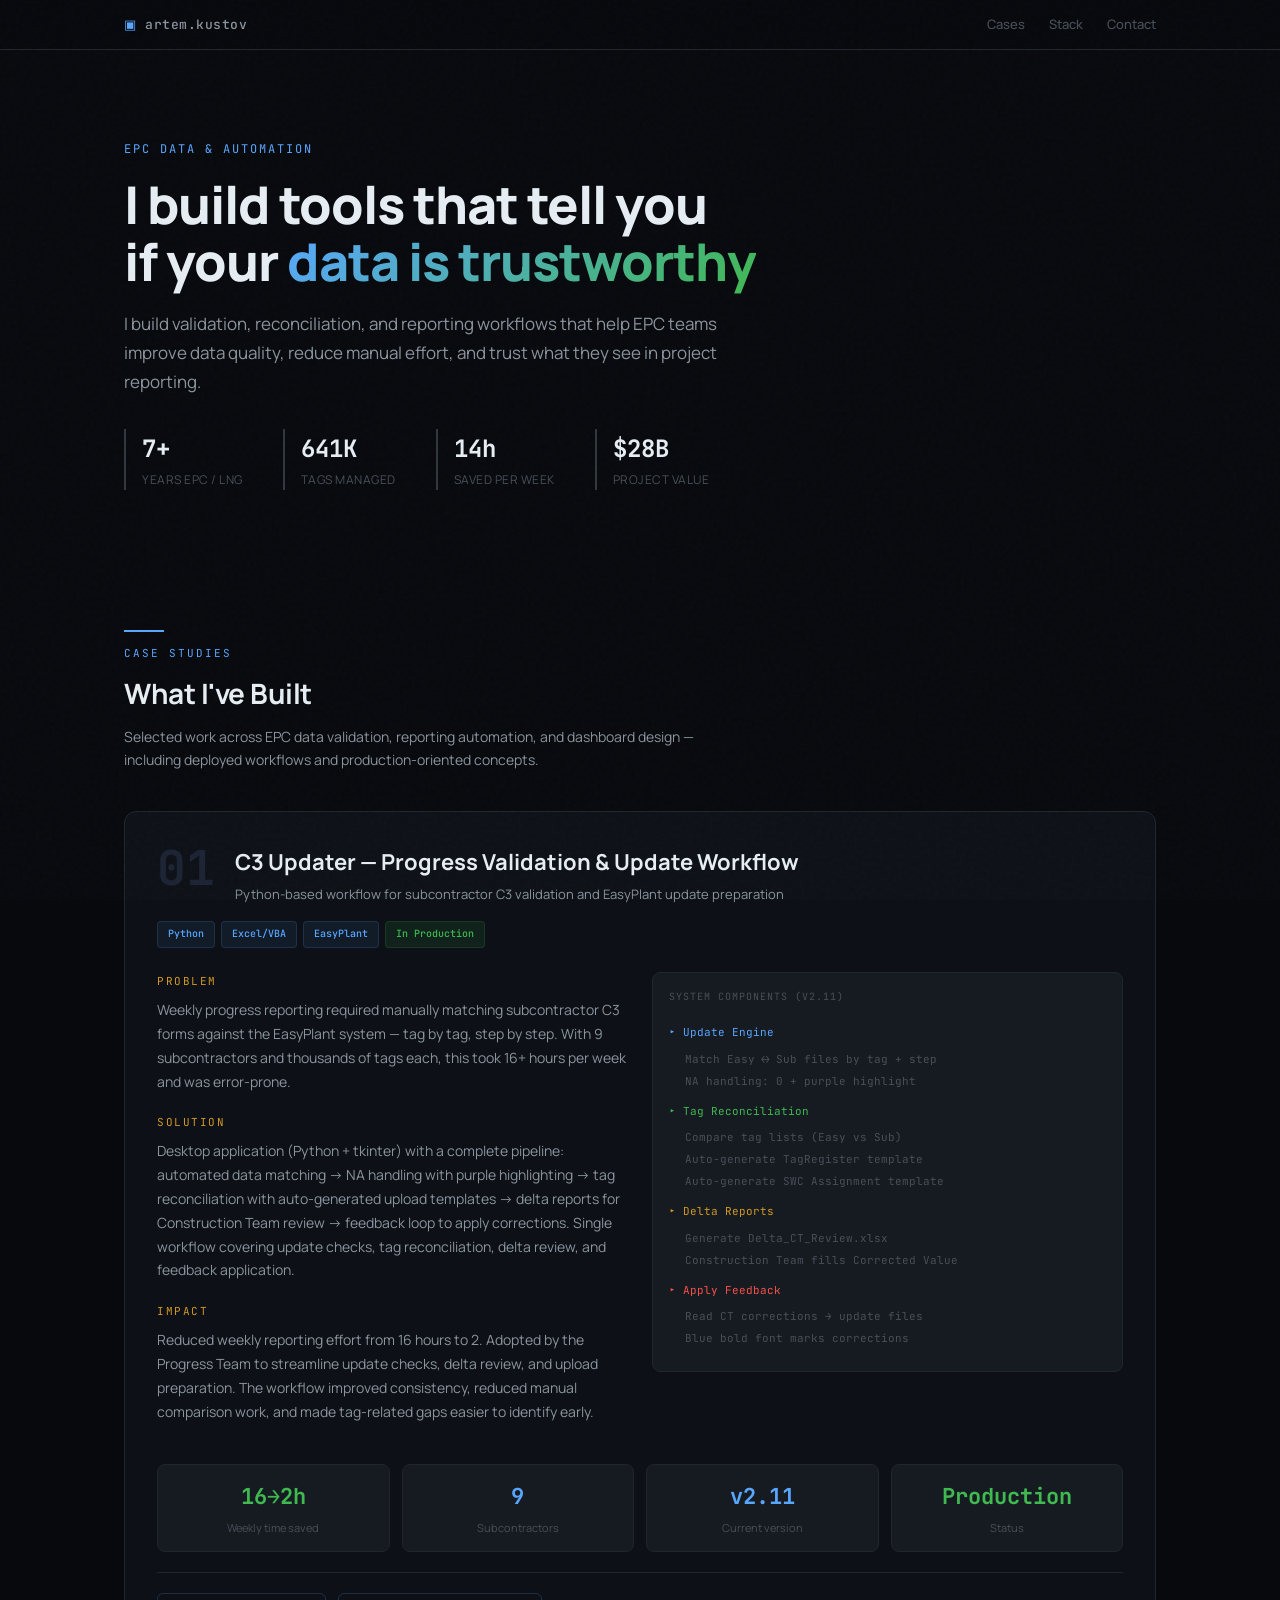
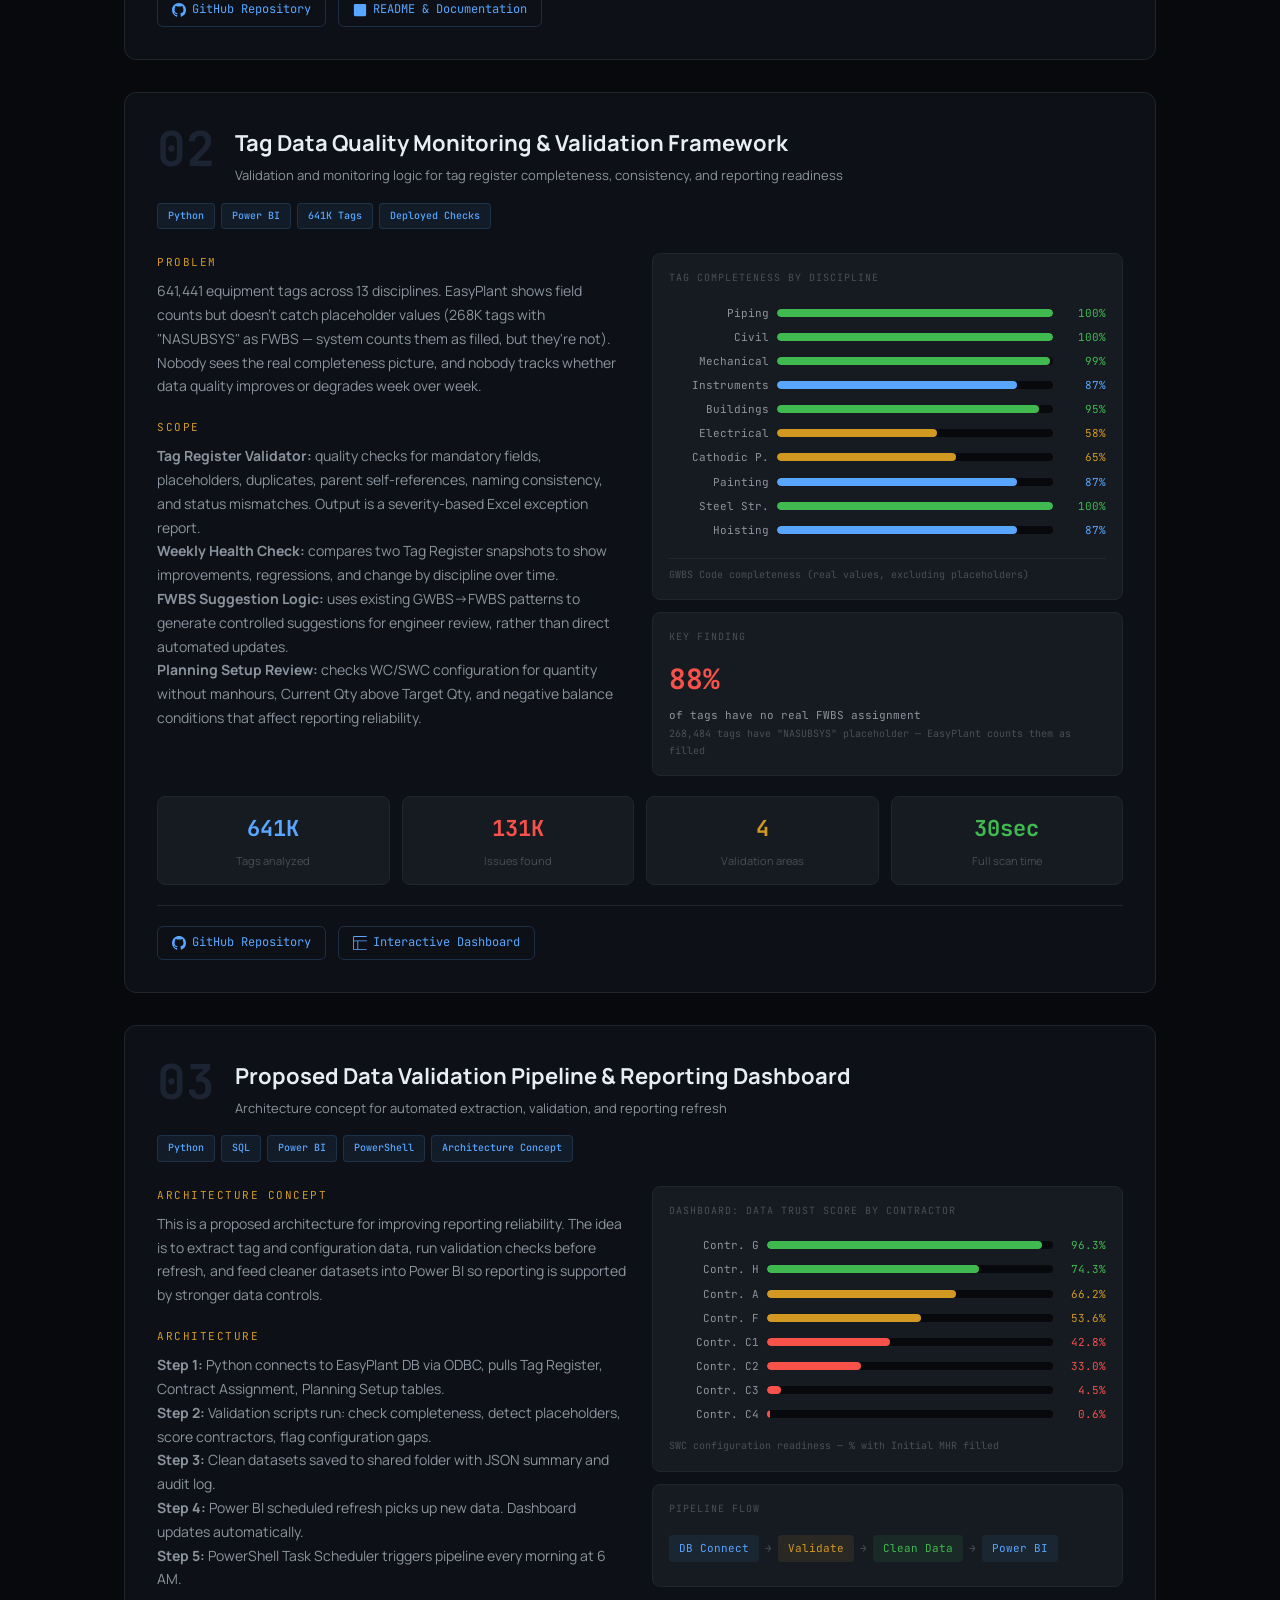
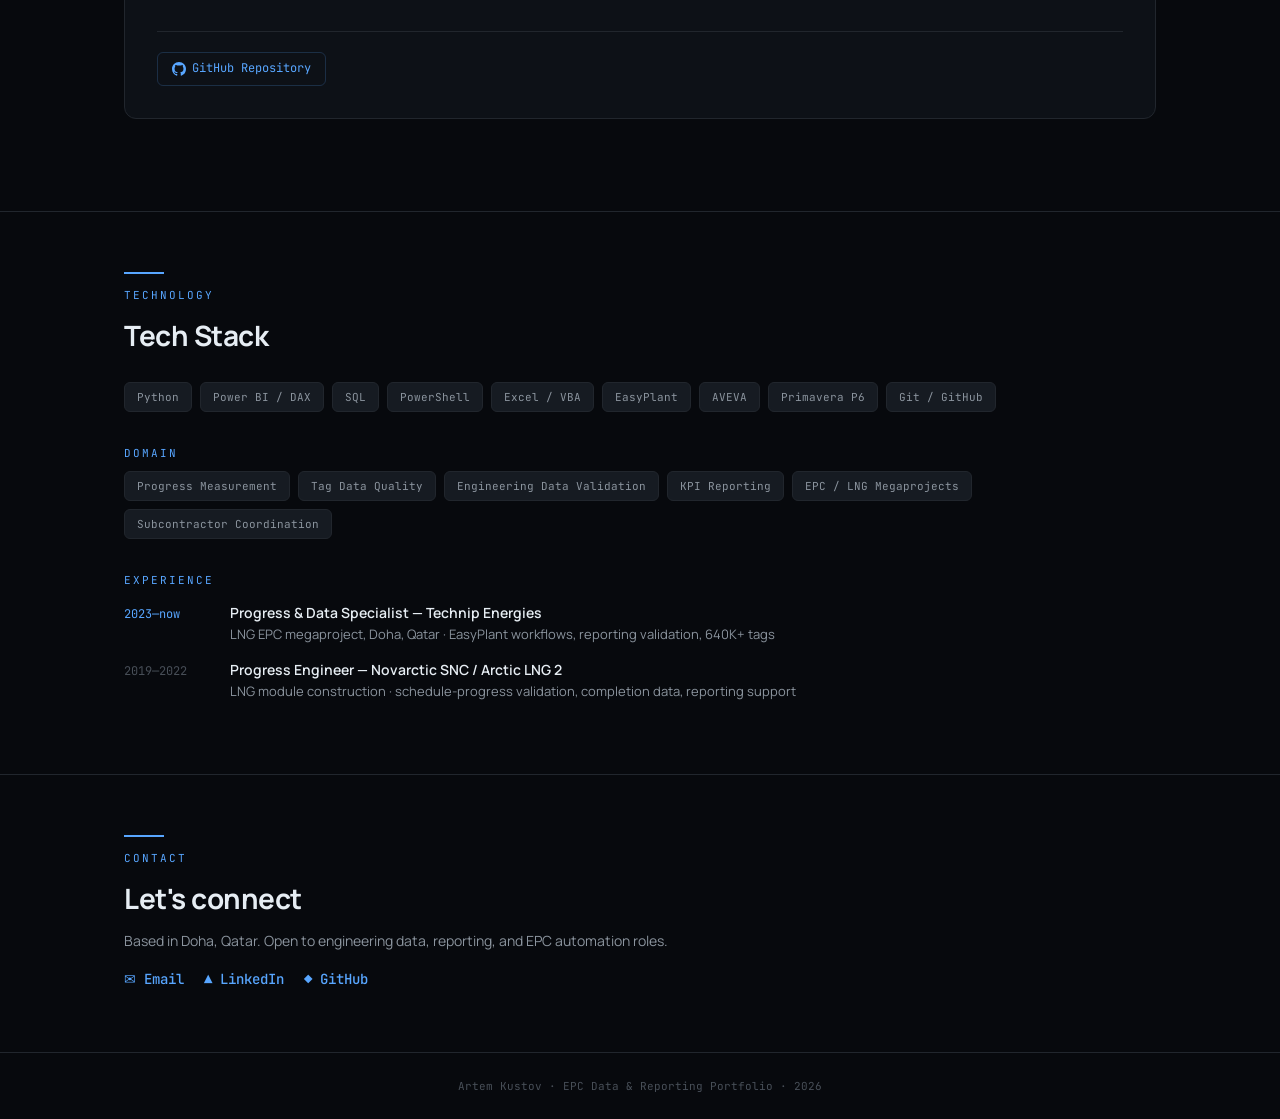
<file: index(final).html>
<!DOCTYPE html>
<html lang="en">
<head>
<meta charset="UTF-8">
<meta name="viewport" content="width=device-width, initial-scale=1.0">
<title>Artem Kustov — EPC Data & Automation</title>
<link href="https://fonts.googleapis.com/css2?family=JetBrains+Mono:wght@400;500;700&family=Manrope:wght@300;400;500;600;700;800&display=swap" rel="stylesheet">
<style>
*,*::before,*::after{margin:0;padding:0;box-sizing:border-box}
:root{
--bg:#07090d;--bg2:#0d1117;--bg3:#161b22;--bg4:#1c2333;
--border:#21262d;--border2:#30363d;
--text:#e6edf3;--text2:#8b949e;--text3:#484f58;
--accent:#58a6ff;--accent2:#79c0ff;--accent-bg:rgba(88,166,255,0.08);
--green:#3fb950;--green-bg:rgba(63,185,80,0.1);
--amber:#d29922;--amber-bg:rgba(210,153,34,0.1);
--red:#f85149;--red-bg:rgba(248,81,73,0.08);
--mono:'JetBrains Mono',monospace;--sans:'Manrope',sans-serif;
}
html{scroll-behavior:smooth}
body{background:var(--bg);color:var(--text);font-family:var(--sans);line-height:1.65;-webkit-font-smoothing:antialiased}

/* Grain */
body::after{content:'';position:fixed;inset:0;background-image:url("data:image/svg+xml,%3Csvg viewBox='0 0 256 256' xmlns='http://www.w3.org/2000/svg'%3E%3Cfilter id='n'%3E%3CfeTurbulence type='fractalNoise' baseFrequency='0.85' numOctaves='4' stitchTiles='stitch'/%3E%3C/filter%3E%3Crect width='100%25' height='100%25' filter='url(%23n)' opacity='0.025'/%3E%3C/svg%3E");pointer-events:none;z-index:9999}

::-webkit-scrollbar{width:5px}
::-webkit-scrollbar-track{background:var(--bg)}
::-webkit-scrollbar-thumb{background:var(--border2);border-radius:3px}

.container{max-width:1080px;margin:0 auto;padding:0 24px}

/* NAV */
nav{position:fixed;top:0;left:0;right:0;z-index:100;background:rgba(7,9,13,0.88);backdrop-filter:blur(24px);border-bottom:1px solid var(--border);padding:14px 0}
nav .container{display:flex;justify-content:space-between;align-items:center}
.nav-name{font-family:var(--mono);font-size:13px;font-weight:500;color:var(--text2);letter-spacing:0.5px}
.nav-name span{color:var(--accent)}
.nav-links{display:flex;gap:24px}
.nav-links a{font-size:13px;color:var(--text3);text-decoration:none;font-weight:500;transition:color 0.2s}
.nav-links a:hover{color:var(--text)}

/* HERO */
.hero{padding:140px 0 80px;position:relative}
.hero-tag{font-family:var(--mono);font-size:12px;color:var(--accent);letter-spacing:2px;text-transform:uppercase;margin-bottom:16px}
.hero h1{font-size:clamp(32px,5vw,52px);font-weight:800;line-height:1.1;margin-bottom:20px;letter-spacing:-1px}
.hero h1 .highlight{background:linear-gradient(135deg,var(--accent),var(--green));-webkit-background-clip:text;-webkit-text-fill-color:transparent}
.hero-sub{font-size:17px;color:var(--text2);max-width:600px;line-height:1.7;margin-bottom:32px;font-weight:400}
.hero-stats{display:flex;gap:40px;flex-wrap:wrap}
.stat{border-left:2px solid var(--border2);padding-left:16px}
.stat-val{font-family:var(--mono);font-size:24px;font-weight:700;color:var(--text)}
.stat-label{font-size:12px;color:var(--text3);margin-top:2px;text-transform:uppercase;letter-spacing:0.5px}

/* SECTION */
.section{padding:60px 0}
.section-line{width:40px;height:2px;background:var(--accent);margin-bottom:12px}
.section-tag{font-family:var(--mono);font-size:11px;color:var(--accent);letter-spacing:2px;text-transform:uppercase;margin-bottom:8px}
.section-title{font-size:28px;font-weight:700;margin-bottom:8px;letter-spacing:-0.5px}
.section-desc{font-size:14px;color:var(--text2);margin-bottom:40px;max-width:600px}

/* CASE STUDY */
.case{background:var(--bg2);border:1px solid var(--border);border-radius:12px;margin-bottom:32px;overflow:hidden;transition:border-color 0.3s}
.case:hover{border-color:var(--border2)}
.case-header{padding:32px 32px 0;display:flex;justify-content:space-between;align-items:flex-start;flex-wrap:wrap;gap:16px}
.case-num{font-family:var(--mono);font-size:48px;font-weight:700;color:var(--bg4);line-height:1;margin-right:20px}
.case-title-block{flex:1;min-width:250px}
.case-title{font-size:22px;font-weight:700;margin-bottom:4px}
.case-subtitle{font-size:13px;color:var(--text2);font-weight:400}
.case-badges{display:flex;gap:6px;flex-wrap:wrap;align-self:center}
.badge{font-family:var(--mono);font-size:10px;padding:4px 10px;border-radius:4px;font-weight:500;background:var(--accent-bg);color:var(--accent);border:1px solid rgba(88,166,255,0.15)}
.badge-green{background:var(--green-bg);color:var(--green);border-color:rgba(63,185,80,0.15)}

.case-body{padding:24px 32px 32px}
.case-grid{display:grid;grid-template-columns:1fr 1fr;gap:24px}
@media(max-width:700px){.case-grid{grid-template-columns:1fr}}

.case-section{margin-bottom:20px}
.case-section-title{font-family:var(--mono);font-size:11px;color:var(--amber);letter-spacing:1.5px;text-transform:uppercase;margin-bottom:8px}
.case-section p{font-size:14px;color:var(--text2);line-height:1.7}

.case-metrics{display:grid;grid-template-columns:repeat(auto-fit,minmax(140px,1fr));gap:12px;margin-top:20px}
.metric{background:var(--bg3);border:1px solid var(--border);border-radius:8px;padding:14px 16px;text-align:center}
.metric-val{font-family:var(--mono);font-size:22px;font-weight:700}
.metric-val.green{color:var(--green)}
.metric-val.accent{color:var(--accent)}
.metric-val.amber{color:var(--amber)}
.metric-val.red{color:var(--red)}
.metric-label{font-size:11px;color:var(--text3);margin-top:4px}

.case-visual{background:var(--bg3);border:1px solid var(--border);border-radius:8px;padding:16px;font-family:var(--mono);font-size:11px;color:var(--text2);overflow:hidden}
.case-visual-title{font-size:10px;color:var(--text3);text-transform:uppercase;letter-spacing:1px;margin-bottom:10px}
.vis-row{display:flex;align-items:center;gap:8px;padding:3px 0}
.vis-label{width:100px;font-size:11px;color:var(--text2);text-align:right}
.vis-bar{flex:1;height:8px;background:var(--bg);border-radius:4px;overflow:hidden}
.vis-fill{height:100%;border-radius:4px}
.vis-val{width:45px;font-size:11px;text-align:right}

.case-links{display:flex;gap:12px;margin-top:20px;padding-top:20px;border-top:1px solid var(--border)}
.case-link{font-family:var(--mono);font-size:12px;color:var(--accent);text-decoration:none;display:flex;align-items:center;gap:6px;padding:6px 14px;border:1px solid rgba(88,166,255,0.2);border-radius:6px;transition:all 0.2s}
.case-link:hover{background:var(--accent-bg);border-color:var(--accent)}

/* TOOLS STACK */
.tools-grid{display:grid;grid-template-columns:repeat(auto-fill,minmax(200px,1fr));gap:12px}
.tool-card{background:var(--bg2);border:1px solid var(--border);border-radius:8px;padding:16px}
.tool-card-title{font-size:13px;font-weight:600;margin-bottom:4px}
.tool-card-desc{font-size:12px;color:var(--text3);line-height:1.5}

/* TECH STACK */
.tech-row{display:flex;flex-wrap:wrap;gap:8px;margin-bottom:24px}
.tech-tag{font-family:var(--mono);font-size:11px;padding:5px 12px;border-radius:6px;background:var(--bg3);color:var(--text2);border:1px solid var(--border)}

/* CONTACT */
.contact{padding:60px 0;border-top:1px solid var(--border)}
.contact-links{display:flex;gap:20px;flex-wrap:wrap;margin-top:16px}
.contact-link{font-size:14px;color:var(--accent);text-decoration:none;font-family:var(--mono);font-weight:500;display:flex;align-items:center;gap:6px}
.contact-link:hover{color:var(--accent2)}

/* FOOTER */
.footer{padding:24px 0;border-top:1px solid var(--border);text-align:center}
.footer p{font-size:11px;color:var(--text3);font-family:var(--mono)}

/* FADE IN */
.fade-in{opacity:0;transform:translateY(20px);transition:opacity 0.6s ease,transform 0.6s ease}
.fade-in.visible{opacity:1;transform:translateY(0)}
</style>
</head>
<body>

<nav>
  <div class="container">
    <div class="nav-name"><span>▣</span> artem.kustov</div>
    <div class="nav-links">
      <a href="#cases">Cases</a>
      <a href="#stack">Stack</a>
      <a href="#contact">Contact</a>
    </div>
  </div>
</nav>

<!-- HERO -->
<section class="hero">
  <div class="container">
    <div class="hero-tag">EPC Data & Automation</div>
    <h1>I build tools that tell you<br>if your <span class="highlight">data is trustworthy</span></h1>
    <p class="hero-sub">I build validation, reconciliation, and reporting workflows that help EPC teams improve data quality, reduce manual effort, and trust what they see in project reporting.</p>
    <div class="hero-stats">
      <div class="stat">
        <div class="stat-val">7+</div>
        <div class="stat-label">Years EPC / LNG</div>
      </div>
      <div class="stat">
        <div class="stat-val">641K</div>
        <div class="stat-label">Tags managed</div>
      </div>
      <div class="stat">
        <div class="stat-val">14h</div>
        <div class="stat-label">Saved per week</div>
      </div>
      <div class="stat">
        <div class="stat-val">$28B</div>
        <div class="stat-label">Project value</div>
      </div>
    </div>
  </div>
</section>

<!-- CASES -->
<section id="cases" class="section">
  <div class="container">
    <div class="section-line"></div>
    <div class="section-tag">Case Studies</div>
    <div class="section-title">What I've Built</div>
    <div class="section-desc">Selected work across EPC data validation, reporting automation, and dashboard design — including deployed workflows and production-oriented concepts.</div>

    <!-- CASE 1: C3 UPDATER -->
    <div class="case fade-in">
      <div class="case-header">
        <div style="display:flex;align-items:flex-start">
          <span class="case-num">01</span>
          <div class="case-title-block">
            <div class="case-title">C3 Updater — Progress Validation & Update Workflow</div>
            <div class="case-subtitle">Python-based workflow for subcontractor C3 validation and EasyPlant update preparation</div>
          </div>
        </div>
        <div class="case-badges">
          <span class="badge">Python</span>
          <span class="badge">Excel/VBA</span>
          <span class="badge">EasyPlant</span>
          <span class="badge-green badge">In Production</span>
        </div>
      </div>
      <div class="case-body">
        <div class="case-grid">
          <div>
            <div class="case-section">
              <div class="case-section-title">Problem</div>
              <p>Weekly progress reporting required manually matching subcontractor C3 forms against the EasyPlant system — tag by tag, step by step. With 9 subcontractors and thousands of tags each, this took 16+ hours per week and was error-prone.</p>
            </div>
            <div class="case-section">
              <div class="case-section-title">Solution</div>
              <p>Desktop application (Python + tkinter) with a complete pipeline: automated data matching → NA handling with purple highlighting → tag reconciliation with auto-generated upload templates → delta reports for Construction Team review → feedback loop to apply corrections. Single workflow covering update checks, tag reconciliation, delta review, and feedback application.</p>
            </div>
            <div class="case-section">
              <div class="case-section-title">Impact</div>
              <p>Reduced weekly reporting effort from 16 hours to 2. Adopted by the Progress Team to streamline update checks, delta review, and upload preparation. The workflow improved consistency, reduced manual comparison work, and made tag-related gaps easier to identify early.</p>
            </div>
          </div>
          <div>
            <div class="case-visual">
              <div class="case-visual-title">System Components (v2.11)</div>
              <div style="padding:8px 0">
                <div style="color:var(--accent);margin-bottom:8px">▸ Update Engine</div>
                <div style="color:var(--text3);padding-left:16px;margin-bottom:4px">Match Easy ↔ Sub files by tag + step</div>
                <div style="color:var(--text3);padding-left:16px;margin-bottom:12px">NA handling: 0 + purple highlight</div>
                <div style="color:var(--green);margin-bottom:8px">▸ Tag Reconciliation</div>
                <div style="color:var(--text3);padding-left:16px;margin-bottom:4px">Compare tag lists (Easy vs Sub)</div>
                <div style="color:var(--text3);padding-left:16px;margin-bottom:4px">Auto-generate TagRegister template</div>
                <div style="color:var(--text3);padding-left:16px;margin-bottom:12px">Auto-generate SWC Assignment template</div>
                <div style="color:var(--amber);margin-bottom:8px">▸ Delta Reports</div>
                <div style="color:var(--text3);padding-left:16px;margin-bottom:4px">Generate Delta_CT_Review.xlsx</div>
                <div style="color:var(--text3);padding-left:16px;margin-bottom:12px">Construction Team fills Corrected Value</div>
                <div style="color:var(--red);margin-bottom:8px">▸ Apply Feedback</div>
                <div style="color:var(--text3);padding-left:16px;margin-bottom:4px">Read CT corrections → update files</div>
                <div style="color:var(--text3);padding-left:16px">Blue bold font marks corrections</div>
              </div>
            </div>
          </div>
        </div>
        <div class="case-metrics">
          <div class="metric"><div class="metric-val green">16→2h</div><div class="metric-label">Weekly time saved</div></div>
          <div class="metric"><div class="metric-val accent">9</div><div class="metric-label">Subcontractors</div></div>
          <div class="metric"><div class="metric-val accent">v2.11</div><div class="metric-label">Current version</div></div>
          <div class="metric"><div class="metric-val green">Production</div><div class="metric-label">Status</div></div>
        </div>
        <div class="case-links">
          <a href="https://github.com/YOUR_GITHUB/c3-updater" class="case-link" target="_blank">
            <svg width="14" height="14" viewBox="0 0 16 16" fill="currentColor"><path d="M8 0C3.58 0 0 3.58 0 8c0 3.54 2.29 6.53 5.47 7.59.4.07.55-.17.55-.38 0-.19-.01-.82-.01-1.49-2.01.37-2.53-.49-2.69-.94-.09-.23-.48-.94-.82-1.13-.28-.15-.68-.52-.01-.53.63-.01 1.08.58 1.23.82.72 1.21 1.87.87 2.33.66.07-.52.28-.87.51-1.07-1.78-.2-3.64-.89-3.64-3.95 0-.87.31-1.59.82-2.15-.08-.2-.36-1.02.08-2.12 0 0 .67-.21 2.2.82.64-.18 1.32-.27 2-.27.68 0 1.36.09 2 .27 1.53-1.04 2.2-.82 2.2-.82.44 1.1.16 1.92.08 2.12.51.56.82 1.27.82 2.15 0 3.07-1.87 3.75-3.65 3.95.29.25.54.73.54 1.48 0 1.07-.01 1.93-.01 2.2 0 .21.15.46.55.38A8.013 8.013 0 0016 8c0-4.42-3.58-8-8-8z"/></svg>
            GitHub Repository
          </a>
          <a href="#" class="case-link">
            <svg width="14" height="14" viewBox="0 0 16 16" fill="currentColor"><path d="M1 2.5A1.5 1.5 0 012.5 1h11A1.5 1.5 0 0115 2.5v11a1.5 1.5 0 01-1.5 1.5h-11A1.5 1.5 0 011 13.5v-11zM4 5h8v1H4V5zm0 3h8v1H4V8zm0 3h5v1H4v-1z"/></svg>
            README & Documentation
          </a>
        </div>
      </div>
    </div>

    <!-- CASE 2: DATA QUALITY TOOLKIT -->
    <div class="case fade-in">
      <div class="case-header">
        <div style="display:flex;align-items:flex-start">
          <span class="case-num">02</span>
          <div class="case-title-block">
            <div class="case-title">Tag Data Quality Monitoring & Validation Framework</div>
            <div class="case-subtitle">Validation and monitoring logic for tag register completeness, consistency, and reporting readiness</div>
          </div>
        </div>
        <div class="case-badges">
          <span class="badge">Python</span>
          <span class="badge">Power BI</span>
          <span class="badge">641K Tags</span>
          <span class="badge">Deployed Checks</span>
        </div>
      </div>
      <div class="case-body">
        <div class="case-grid">
          <div>
            <div class="case-section">
              <div class="case-section-title">Problem</div>
              <p>641,441 equipment tags across 13 disciplines. EasyPlant shows field counts but doesn't catch placeholder values (268K tags with "NASUBSYS" as FWBS — system counts them as filled, but they're not). Nobody sees the real completeness picture, and nobody tracks whether data quality improves or degrades week over week.</p>
            </div>
            <div class="case-section">
              <div class="case-section-title">Scope</div>
              <p><strong>Tag Register Validator:</strong> quality checks for mandatory fields, placeholders, duplicates, parent self-references, naming consistency, and status mismatches. Output is a severity-based Excel exception report.</p>
              <p><strong>Weekly Health Check:</strong> compares two Tag Register snapshots to show improvements, regressions, and change by discipline over time.</p>
              <p><strong>FWBS Suggestion Logic:</strong> uses existing GWBS→FWBS patterns to generate controlled suggestions for engineer review, rather than direct automated updates.</p>
              <p><strong>Planning Setup Review:</strong> checks WC/SWC configuration for quantity without manhours, Current Qty above Target Qty, and negative balance conditions that affect reporting reliability.</p>
            </div>
          </div>
          <div>
            <div class="case-visual">
              <div class="case-visual-title">Tag Completeness by Discipline</div>
              <div style="padding:4px 0">
                <div class="vis-row"><span class="vis-label">Piping</span><div class="vis-bar"><div class="vis-fill" style="width:100%;background:var(--green)"></div></div><span class="vis-val" style="color:var(--green)">100%</span></div>
                <div class="vis-row"><span class="vis-label">Civil</span><div class="vis-bar"><div class="vis-fill" style="width:100%;background:var(--green)"></div></div><span class="vis-val" style="color:var(--green)">100%</span></div>
                <div class="vis-row"><span class="vis-label">Mechanical</span><div class="vis-bar"><div class="vis-fill" style="width:99%;background:var(--green)"></div></div><span class="vis-val" style="color:var(--green)">99%</span></div>
                <div class="vis-row"><span class="vis-label">Instruments</span><div class="vis-bar"><div class="vis-fill" style="width:87%;background:var(--accent)"></div></div><span class="vis-val" style="color:var(--accent)">87%</span></div>
                <div class="vis-row"><span class="vis-label">Buildings</span><div class="vis-bar"><div class="vis-fill" style="width:95%;background:var(--green)"></div></div><span class="vis-val" style="color:var(--green)">95%</span></div>
                <div class="vis-row"><span class="vis-label">Electrical</span><div class="vis-bar"><div class="vis-fill" style="width:58%;background:var(--amber)"></div></div><span class="vis-val" style="color:var(--amber)">58%</span></div>
                <div class="vis-row"><span class="vis-label">Cathodic P.</span><div class="vis-bar"><div class="vis-fill" style="width:65%;background:var(--amber)"></div></div><span class="vis-val" style="color:var(--amber)">65%</span></div>
                <div class="vis-row"><span class="vis-label">Painting</span><div class="vis-bar"><div class="vis-fill" style="width:87%;background:var(--accent)"></div></div><span class="vis-val" style="color:var(--accent)">87%</span></div>
                <div class="vis-row"><span class="vis-label">Steel Str.</span><div class="vis-bar"><div class="vis-fill" style="width:100%;background:var(--green)"></div></div><span class="vis-val" style="color:var(--green)">100%</span></div>
                <div class="vis-row"><span class="vis-label">Hoisting</span><div class="vis-bar"><div class="vis-fill" style="width:87%;background:var(--accent)"></div></div><span class="vis-val" style="color:var(--accent)">87%</span></div>
              </div>
              <div style="margin-top:12px;padding-top:8px;border-top:1px solid var(--border);font-size:10px;color:var(--text3)">
                GWBS Code completeness (real values, excluding placeholders)
              </div>
            </div>
            <div class="case-visual" style="margin-top:12px">
              <div class="case-visual-title">Key Finding</div>
              <div style="font-size:28px;font-weight:700;color:var(--red);font-family:var(--mono)">88%</div>
              <div style="color:var(--text2);margin-top:4px">of tags have no real FWBS assignment</div>
              <div style="color:var(--text3);margin-top:2px;font-size:10px">268,484 tags have "NASUBSYS" placeholder — EasyPlant counts them as filled</div>
            </div>
          </div>
        </div>
        <div class="case-metrics">
          <div class="metric"><div class="metric-val accent">641K</div><div class="metric-label">Tags analyzed</div></div>
          <div class="metric"><div class="metric-val red">131K</div><div class="metric-label">Issues found</div></div>
          <div class="metric"><div class="metric-val amber">4</div><div class="metric-label">Validation areas</div></div>
          <div class="metric"><div class="metric-val green">30sec</div><div class="metric-label">Full scan time</div></div>
        </div>
        <div class="case-links">
          <a href="https://github.com/YOUR_GITHUB/epc-data-toolkit" class="case-link" target="_blank">
            <svg width="14" height="14" viewBox="0 0 16 16" fill="currentColor"><path d="M8 0C3.58 0 0 3.58 0 8c0 3.54 2.29 6.53 5.47 7.59.4.07.55-.17.55-.38 0-.19-.01-.82-.01-1.49-2.01.37-2.53-.49-2.69-.94-.09-.23-.48-.94-.82-1.13-.28-.15-.68-.52-.01-.53.63-.01 1.08.58 1.23.82.72 1.21 1.87.87 2.33.66.07-.52.28-.87.51-1.07-1.78-.2-3.64-.89-3.64-3.95 0-.87.31-1.59.82-2.15-.08-.2-.36-1.02.08-2.12 0 0 .67-.21 2.2.82.64-.18 1.32-.27 2-.27.68 0 1.36.09 2 .27 1.53-1.04 2.2-.82 2.2-.82.44 1.1.16 1.92.08 2.12.51.56.82 1.27.82 2.15 0 3.07-1.87 3.75-3.65 3.95.29.25.54.73.54 1.48 0 1.07-.01 1.93-.01 2.2 0 .21.15.46.55.38A8.013 8.013 0 0016 8c0-4.42-3.58-8-8-8z"/></svg>
            GitHub Repository
          </a>
          <a href="Engineering_Data_Quality_Dashboard.html" class="case-link" target="_blank">
            <svg width="14" height="14" viewBox="0 0 16 16" fill="currentColor"><path d="M0 1.5A1.5 1.5 0 011.5 0h13A1.5 1.5 0 0116 1.5v13a1.5 1.5 0 01-1.5 1.5h-13A1.5 1.5 0 010 14.5v-13zM1.5 1a.5.5 0 00-.5.5V5h15V1.5a.5.5 0 00-.5-.5h-13zM1 14.5a.5.5 0 00.5.5H5V6H1v8.5zM6 15h9.5a.5.5 0 00.5-.5V6H6v9z"/></svg>
            Interactive Dashboard
          </a>
        </div>
      </div>
    </div>

    <!-- CASE 3: PIPELINE & DASHBOARD -->
    <div class="case fade-in">
      <div class="case-header">
        <div style="display:flex;align-items:flex-start">
          <span class="case-num">03</span>
          <div class="case-title-block">
            <div class="case-title">Proposed Data Validation Pipeline & Reporting Dashboard</div>
            <div class="case-subtitle">Architecture concept for automated extraction, validation, and reporting refresh</div>
          </div>
        </div>
        <div class="case-badges">
          <span class="badge">Python</span>
          <span class="badge">SQL</span>
          <span class="badge">Power BI</span>
          <span class="badge">PowerShell</span>
          <span class="badge">Architecture Concept</span>
        </div>
      </div>
      <div class="case-body">
        <div class="case-grid">
          <div>
            <div class="case-section">
              <div class="case-section-title">Architecture Concept</div>
              <p>This is a proposed architecture for improving reporting reliability. The idea is to extract tag and configuration data, run validation checks before refresh, and feed cleaner datasets into Power BI so reporting is supported by stronger data controls.</p>
            </div>
            <div class="case-section">
              <div class="case-section-title">Architecture</div>
              <p><strong>Step 1:</strong> Python connects to EasyPlant DB via ODBC, pulls Tag Register, Contract Assignment, Planning Setup tables.</p>
              <p><strong>Step 2:</strong> Validation scripts run: check completeness, detect placeholders, score contractors, flag configuration gaps.</p>
              <p><strong>Step 3:</strong> Clean datasets saved to shared folder with JSON summary and audit log.</p>
              <p><strong>Step 4:</strong> Power BI scheduled refresh picks up new data. Dashboard updates automatically.</p>
              <p><strong>Step 5:</strong> PowerShell Task Scheduler triggers pipeline every morning at 6 AM.</p>
            </div>
          </div>
          <div>
            <div class="case-visual">
              <div class="case-visual-title">Dashboard: Data Trust Score by Contractor</div>
              <div style="padding:4px 0">
                <div class="vis-row"><span class="vis-label" style="width:90px">Contr. G</span><div class="vis-bar"><div class="vis-fill" style="width:96%;background:var(--green)"></div></div><span class="vis-val" style="color:var(--green)">96.3%</span></div>
                <div class="vis-row"><span class="vis-label" style="width:90px">Contr. H</span><div class="vis-bar"><div class="vis-fill" style="width:74%;background:var(--green)"></div></div><span class="vis-val" style="color:var(--green)">74.3%</span></div>
                <div class="vis-row"><span class="vis-label" style="width:90px">Contr. A</span><div class="vis-bar"><div class="vis-fill" style="width:66%;background:var(--amber)"></div></div><span class="vis-val" style="color:var(--amber)">66.2%</span></div>
                <div class="vis-row"><span class="vis-label" style="width:90px">Contr. F</span><div class="vis-bar"><div class="vis-fill" style="width:54%;background:var(--amber)"></div></div><span class="vis-val" style="color:var(--amber)">53.6%</span></div>
                <div class="vis-row"><span class="vis-label" style="width:90px">Contr. C1</span><div class="vis-bar"><div class="vis-fill" style="width:43%;background:var(--red)"></div></div><span class="vis-val" style="color:var(--red)">42.8%</span></div>
                <div class="vis-row"><span class="vis-label" style="width:90px">Contr. C2</span><div class="vis-bar"><div class="vis-fill" style="width:33%;background:var(--red)"></div></div><span class="vis-val" style="color:var(--red)">33.0%</span></div>
                <div class="vis-row"><span class="vis-label" style="width:90px">Contr. C3</span><div class="vis-bar"><div class="vis-fill" style="width:5%;background:var(--red)"></div></div><span class="vis-val" style="color:var(--red)">4.5%</span></div>
                <div class="vis-row"><span class="vis-label" style="width:90px">Contr. C4</span><div class="vis-bar"><div class="vis-fill" style="width:1%;background:var(--red)"></div></div><span class="vis-val" style="color:var(--red)">0.6%</span></div>
              </div>
              <div style="margin-top:8px;font-size:10px;color:var(--text3)">SWC configuration readiness — % with Initial MHR filled</div>
            </div>
            <div class="case-visual" style="margin-top:12px">
              <div class="case-visual-title">Pipeline Flow</div>
              <div style="display:flex;align-items:center;gap:6px;flex-wrap:wrap;padding:8px 0">
                <span style="background:var(--accent-bg);color:var(--accent);padding:4px 10px;border-radius:4px;font-size:11px">DB Connect</span>
                <span style="color:var(--text3)">→</span>
                <span style="background:var(--amber-bg);color:var(--amber);padding:4px 10px;border-radius:4px;font-size:11px">Validate</span>
                <span style="color:var(--text3)">→</span>
                <span style="background:var(--green-bg);color:var(--green);padding:4px 10px;border-radius:4px;font-size:11px">Clean Data</span>
                <span style="color:var(--text3)">→</span>
                <span style="background:var(--accent-bg);color:var(--accent);padding:4px 10px;border-radius:4px;font-size:11px">Power BI</span>
              </div>
            </div>
          </div>
        </div>
        <div class="case-links">
          <a href="https://github.com/YOUR_GITHUB/epc-dashboard-pipeline" class="case-link" target="_blank">
            <svg width="14" height="14" viewBox="0 0 16 16" fill="currentColor"><path d="M8 0C3.58 0 0 3.58 0 8c0 3.54 2.29 6.53 5.47 7.59.4.07.55-.17.55-.38 0-.19-.01-.82-.01-1.49-2.01.37-2.53-.49-2.69-.94-.09-.23-.48-.94-.82-1.13-.28-.15-.68-.52-.01-.53.63-.01 1.08.58 1.23.82.72 1.21 1.87.87 2.33.66.07-.52.28-.87.51-1.07-1.78-.2-3.64-.89-3.64-3.95 0-.87.31-1.59.82-2.15-.08-.2-.36-1.02.08-2.12 0 0 .67-.21 2.2.82.64-.18 1.32-.27 2-.27.68 0 1.36.09 2 .27 1.53-1.04 2.2-.82 2.2-.82.44 1.1.16 1.92.08 2.12.51.56.82 1.27.82 2.15 0 3.07-1.87 3.75-3.65 3.95.29.25.54.73.54 1.48 0 1.07-.01 1.93-.01 2.2 0 .21.15.46.55.38A8.013 8.013 0 0016 8c0-4.42-3.58-8-8-8z"/></svg>
            GitHub Repository
          </a>
        </div>
      </div>
    </div>

  </div>
</section>

<!-- TECH STACK -->
<section id="stack" class="section" style="border-top:1px solid var(--border)">
  <div class="container">
    <div class="section-line"></div>
    <div class="section-tag">Technology</div>
    <div class="section-title">Tech Stack</div>
    <div class="tech-row" style="margin-top:24px">
      <span class="tech-tag">Python</span>
      <span class="tech-tag">Power BI / DAX</span>
      <span class="tech-tag">SQL</span>
      <span class="tech-tag">PowerShell</span>
      <span class="tech-tag">Excel / VBA</span>
      <span class="tech-tag">EasyPlant</span>
      <span class="tech-tag">AVEVA</span>
      <span class="tech-tag">Primavera P6</span>
      <span class="tech-tag">Git / GitHub</span>
    </div>
    <div class="section-tag" style="margin-top:32px">Domain</div>
    <div class="tech-row" style="margin-top:8px">
      <span class="tech-tag">Progress Measurement</span>
      <span class="tech-tag">Tag Data Quality</span>
      <span class="tech-tag">Engineering Data Validation</span>
      <span class="tech-tag">KPI Reporting</span>
      <span class="tech-tag">EPC / LNG Megaprojects</span>
      <span class="tech-tag">Subcontractor Coordination</span>
    </div>
    <div class="section-tag" style="margin-top:32px">Experience</div>
    <div style="margin-top:12px">
      <div style="display:flex;gap:16px;align-items:baseline;margin-bottom:12px">
        <span style="font-family:var(--mono);font-size:12px;color:var(--accent);min-width:90px">2023—now</span>
        <div>
          <div style="font-weight:600;font-size:14px">Progress & Data Specialist — Technip Energies</div>
          <div style="font-size:13px;color:var(--text2)">LNG EPC megaproject, Doha, Qatar · EasyPlant workflows, reporting validation, 640K+ tags</div>
        </div>
      </div>
      <div style="display:flex;gap:16px;align-items:baseline;margin-bottom:12px">
        <span style="font-family:var(--mono);font-size:12px;color:var(--text3);min-width:90px">2019—2022</span>
        <div>
          <div style="font-weight:600;font-size:14px">Progress Engineer — Novarctic SNC / Arctic LNG 2</div>
          <div style="font-size:13px;color:var(--text2)">LNG module construction · schedule-progress validation, completion data, reporting support</div>
        </div>
      </div>
    </div>
  </div>
</section>

<!-- CONTACT -->
<section id="contact" class="contact">
  <div class="container">
    <div class="section-line"></div>
    <div class="section-tag">Contact</div>
    <div class="section-title">Let's connect</div>
    <p style="font-size:14px;color:var(--text2);margin-top:8px">Based in Doha, Qatar. Open to engineering data, reporting, and EPC automation roles.</p>
    <div class="contact-links">
      <a href="mailto:YOUR_EMAIL" class="contact-link">✉ Email</a>
      <a href="https://linkedin.com/in/YOUR_LINKEDIN" class="contact-link" target="_blank">▲ LinkedIn</a>
      <a href="https://github.com/YOUR_GITHUB" class="contact-link" target="_blank">◆ GitHub</a>
    </div>
  </div>
</section>

<div class="footer">
  <p>Artem Kustov · EPC Data & Reporting Portfolio · 2026</p>
</div>

<script>
// Fade-in on scroll
const obs = new IntersectionObserver((entries) => {
  entries.forEach(e => { if(e.isIntersecting) e.target.classList.add('visible') });
}, { threshold: 0.1 });
document.querySelectorAll('.fade-in').forEach(el => obs.observe(el));
</script>
</body>
</html>
</file>
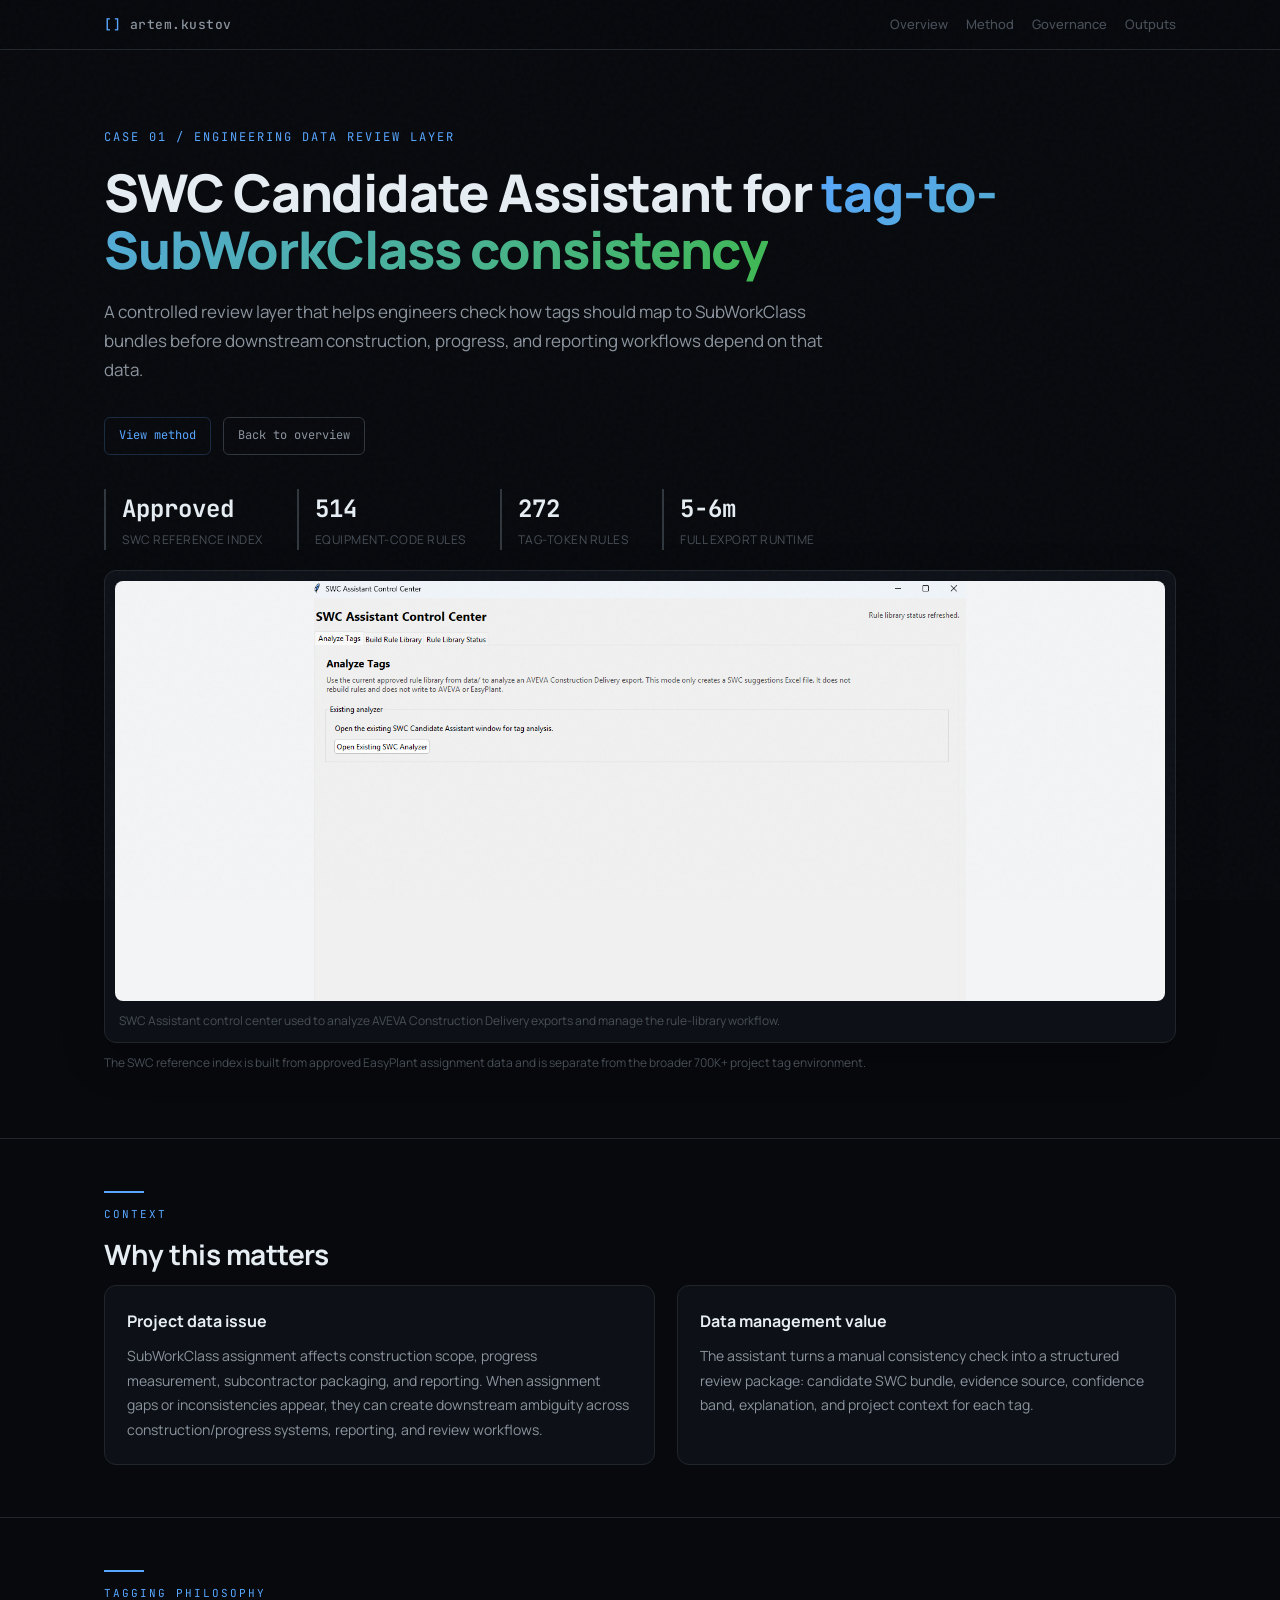
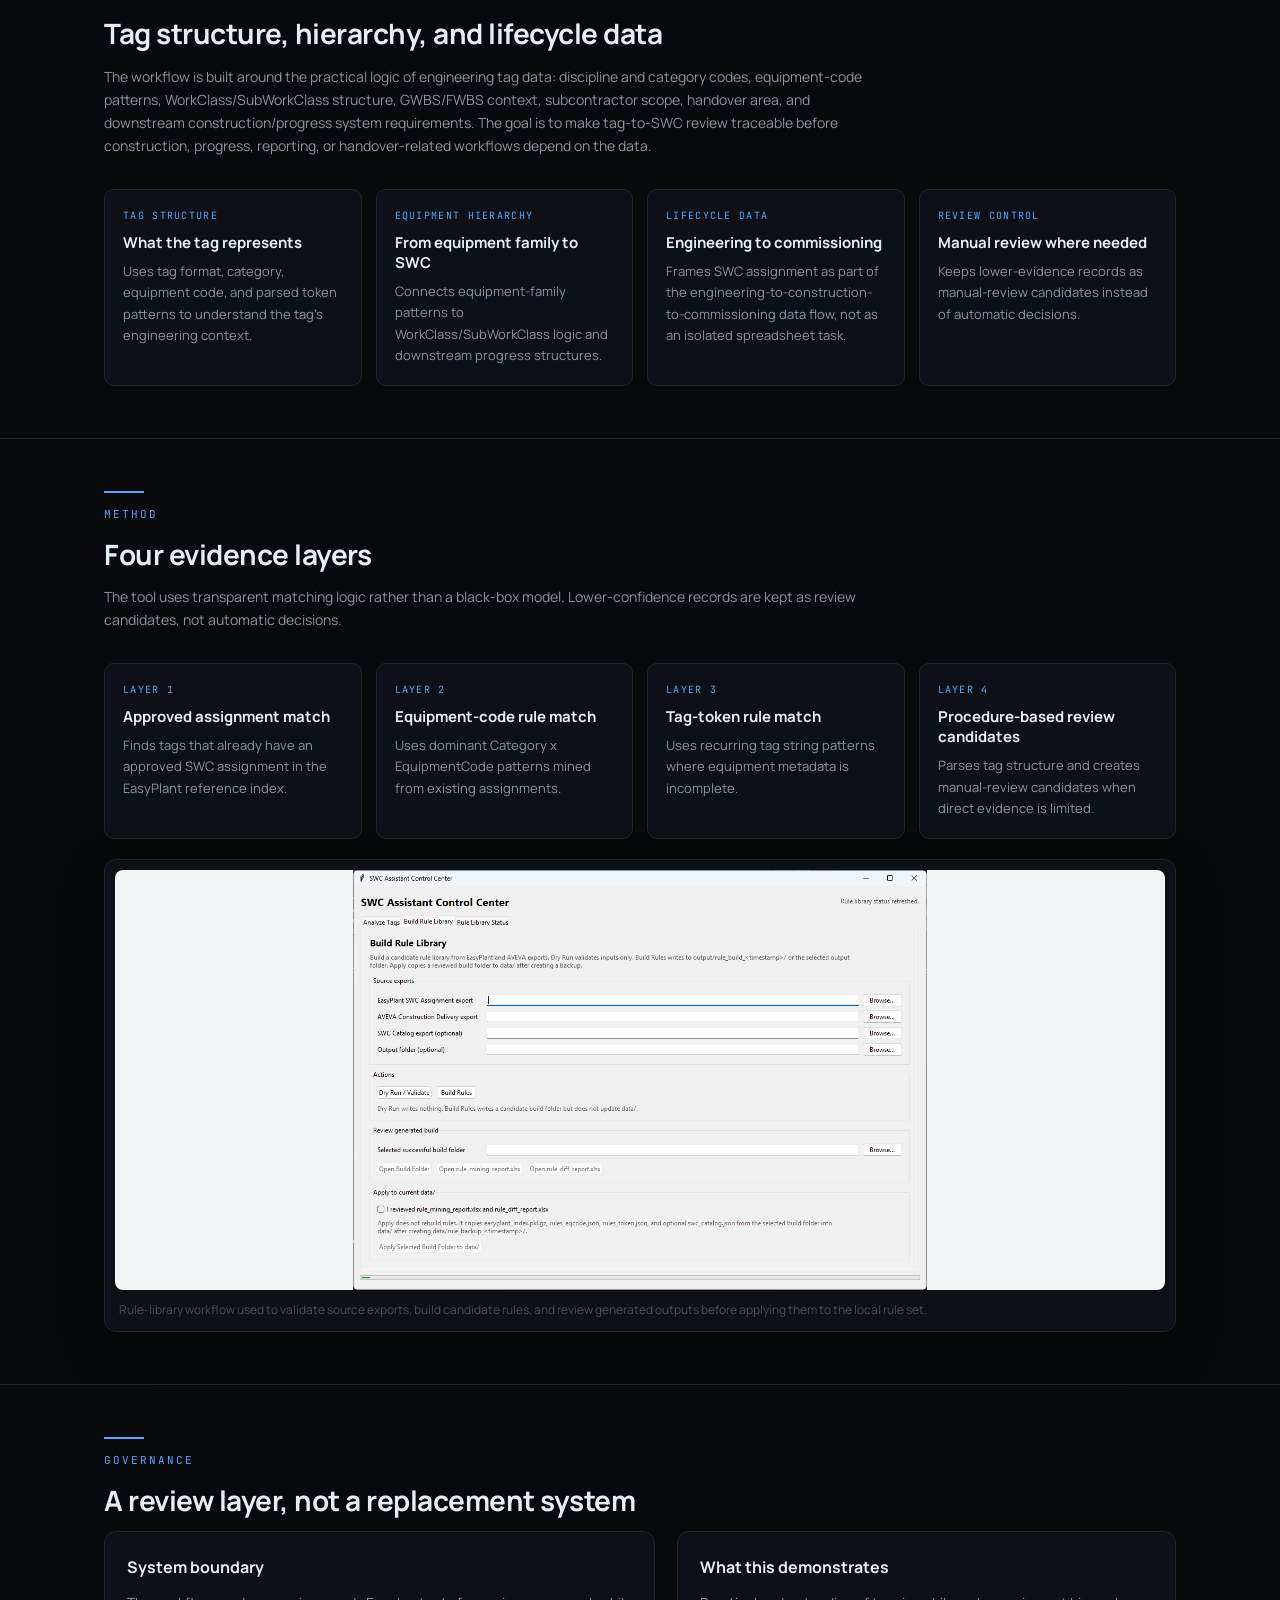
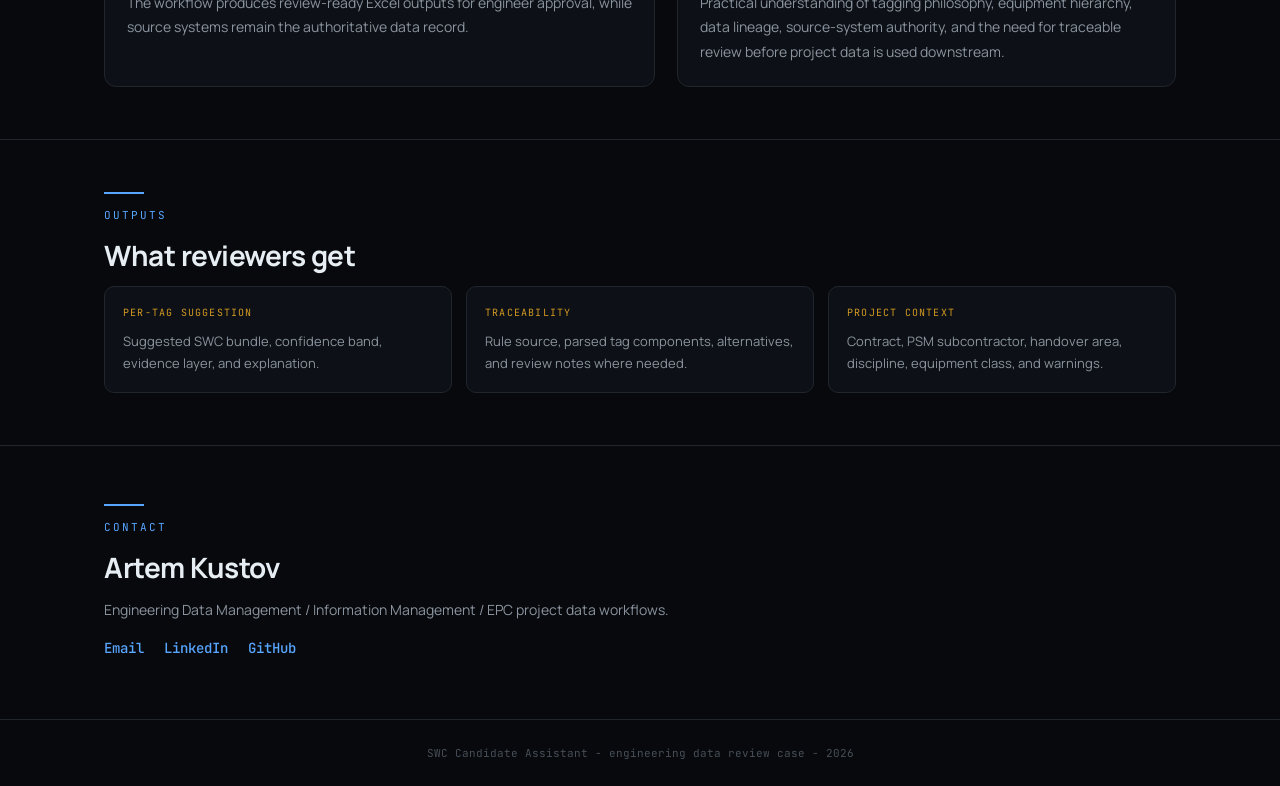
<file: swc-candidate-assistant.html>
<!DOCTYPE html>
<html lang="en">
<head>
<meta charset="UTF-8">
<meta name="viewport" content="width=device-width, initial-scale=1.0">
<title>SWC Candidate Assistant - Artem Kustov</title>
<meta name="description" content="SWC Candidate Assistant case study: controlled engineering data review layer for tag-to-SubWorkClass consistency using project system exports, AVEVA extracts, approved EasyPlant reference assignments, and traceable review outputs.">
<link href="https://fonts.googleapis.com/css2?family=JetBrains+Mono:wght@400;500;700&family=Manrope:wght@300;400;500;600;700;800&display=swap" rel="stylesheet">
<link rel="stylesheet" href="assets/role-pages.css">
<style>
.container{max-width:1120px}
.hero{padding:128px 0 64px}
.section{padding:52px 0}
.split{display:grid;grid-template-columns:1.05fr .95fr;gap:22px}
.panel{background:var(--bg2);border:1px solid var(--border);border-radius:12px;padding:22px}
.panel h3{font-size:16px;margin-bottom:10px}
.panel p,.panel li{font-size:14px;color:var(--text2);line-height:1.75}
.panel ul{padding-left:18px}
.figure{margin:20px 0 0;background:var(--bg2);border:1px solid var(--border);border-radius:12px;padding:10px;box-shadow:0 16px 40px rgba(0,0,0,.25)}
.figure img{display:block;width:100%;max-height:420px;object-fit:contain;border-radius:8px;background:#f3f4f6}
.figure figcaption{font-size:12px;color:var(--text3);line-height:1.6;margin:10px 4px 2px}
.method-grid,.tagging-grid{display:grid;grid-template-columns:repeat(4,1fr);gap:14px}
.method,.tagging-card{background:var(--bg2);border:1px solid var(--border);border-radius:10px;padding:18px}
.method-k,.tagging-k{font-family:var(--mono);font-size:10px;color:var(--accent);letter-spacing:1.3px;text-transform:uppercase;margin-bottom:8px}
.method h3,.tagging-card h3{font-size:15px;margin-bottom:8px;line-height:1.35}
.method p,.tagging-card p{font-size:13px;color:var(--text2);line-height:1.65}
.output-grid{display:grid;grid-template-columns:repeat(3,1fr);gap:14px}
.output{background:var(--bg2);border:1px solid var(--border);border-radius:10px;padding:18px}
.output-k{font-family:var(--mono);font-size:10px;letter-spacing:1.2px;text-transform:uppercase;color:var(--amber);margin-bottom:8px}
.output p{font-size:13px;color:var(--text2);line-height:1.7}
.note{font-size:12px;color:var(--text3);line-height:1.7;margin-top:10px}
@media(max-width:900px){.split,.method-grid,.tagging-grid,.output-grid{grid-template-columns:1fr}}
</style>
</head>
<body>
<nav>
  <div class="container">
    <div class="nav-name"><span>[]</span> artem.kustov</div>
    <div class="nav-links">
      <a href="index.html">Overview</a>
      <a href="#method">Method</a>
      <a href="#governance">Governance</a>
      <a href="#outputs">Outputs</a>
    </div>
  </div>
</nav>

<section class="hero">
  <div class="container">
    <div class="hero-tag">Case 01 / Engineering Data Review Layer</div>
    <h1>SWC Candidate Assistant for <span class="highlight">tag-to-SubWorkClass consistency</span></h1>
    <p class="hero-sub">A controlled review layer that helps engineers check how tags should map to SubWorkClass bundles before downstream construction, progress, and reporting workflows depend on that data.</p>
    <div class="hero-actions">
      <a class="btn" href="#method">View method</a>
      <a class="btn secondary" href="index.html">Back to overview</a>
    </div>
    <div class="hero-stats">
      <div class="stat"><div class="stat-val">Approved</div><div class="stat-label">SWC reference index</div></div>
      <div class="stat"><div class="stat-val">514</div><div class="stat-label">Equipment-code rules</div></div>
      <div class="stat"><div class="stat-val">272</div><div class="stat-label">Tag-token rules</div></div>
      <div class="stat"><div class="stat-val">5-6m</div><div class="stat-label">Full export runtime</div></div>
    </div>
    <figure class="figure">
      <img src="assets/screenshots/swc-assistant-control-center.png" alt="SWC Assistant Control Center screenshot">
      <figcaption>SWC Assistant control center used to analyze AVEVA Construction Delivery exports and manage the rule-library workflow.</figcaption>
    </figure>
    <p class="note">The SWC reference index is built from approved EasyPlant assignment data and is separate from the broader 700K+ project tag environment.</p>
  </div>
</section>

<section class="section border">
  <div class="container">
    <div class="section-line"></div>
    <div class="section-tag">Context</div>
    <div class="section-title">Why this matters</div>
    <div class="split">
      <div class="panel fade-in">
        <h3>Project data issue</h3>
        <p>SubWorkClass assignment affects construction scope, progress measurement, subcontractor packaging, and reporting. When assignment gaps or inconsistencies appear, they can create downstream ambiguity across construction/progress systems, reporting, and review workflows.</p>
      </div>
      <div class="panel fade-in">
        <h3>Data management value</h3>
        <p>The assistant turns a manual consistency check into a structured review package: candidate SWC bundle, evidence source, confidence band, explanation, and project context for each tag.</p>
      </div>
    </div>
  </div>
</section>

<section class="section border">
  <div class="container">
    <div class="section-line"></div>
    <div class="section-tag">Tagging Philosophy</div>
    <div class="section-title">Tag structure, hierarchy, and lifecycle data</div>
    <p class="section-desc">The workflow is built around the practical logic of engineering tag data: discipline and category codes, equipment-code patterns, WorkClass/SubWorkClass structure, GWBS/FWBS context, subcontractor scope, handover area, and downstream construction/progress system requirements. The goal is to make tag-to-SWC review traceable before construction, progress, reporting, or handover-related workflows depend on the data.</p>
    <div class="tagging-grid">
      <div class="tagging-card fade-in">
        <div class="tagging-k">Tag structure</div>
        <h3>What the tag represents</h3>
        <p>Uses tag format, category, equipment code, and parsed token patterns to understand the tag's engineering context.</p>
      </div>
      <div class="tagging-card fade-in">
        <div class="tagging-k">Equipment hierarchy</div>
        <h3>From equipment family to SWC</h3>
        <p>Connects equipment-family patterns to WorkClass/SubWorkClass logic and downstream progress structures.</p>
      </div>
      <div class="tagging-card fade-in">
        <div class="tagging-k">Lifecycle data</div>
        <h3>Engineering to commissioning</h3>
        <p>Frames SWC assignment as part of the engineering-to-construction-to-commissioning data flow, not as an isolated spreadsheet task.</p>
      </div>
      <div class="tagging-card fade-in">
        <div class="tagging-k">Review control</div>
        <h3>Manual review where needed</h3>
        <p>Keeps lower-evidence records as manual-review candidates instead of automatic decisions.</p>
      </div>
    </div>
  </div>
</section>

<section id="method" class="section border">
  <div class="container">
    <div class="section-line"></div>
    <div class="section-tag">Method</div>
    <div class="section-title">Four evidence layers</div>
    <p class="section-desc">The tool uses transparent matching logic rather than a black-box model. Lower-confidence records are kept as review candidates, not automatic decisions.</p>
    <div class="method-grid">
      <div class="method fade-in">
        <div class="method-k">Layer 1</div>
        <h3>Approved assignment match</h3>
        <p>Finds tags that already have an approved SWC assignment in the EasyPlant reference index.</p>
      </div>
      <div class="method fade-in">
        <div class="method-k">Layer 2</div>
        <h3>Equipment-code rule match</h3>
        <p>Uses dominant Category x EquipmentCode patterns mined from existing assignments.</p>
      </div>
      <div class="method fade-in">
        <div class="method-k">Layer 3</div>
        <h3>Tag-token rule match</h3>
        <p>Uses recurring tag string patterns where equipment metadata is incomplete.</p>
      </div>
      <div class="method fade-in">
        <div class="method-k">Layer 4</div>
        <h3>Procedure-based review candidates</h3>
        <p>Parses tag structure and creates manual-review candidates when direct evidence is limited.</p>
      </div>
    </div>
    <figure class="figure">
      <img src="assets/screenshots/swc-assistant-build_rule_library.png" alt="SWC Assistant rule library build screen">
      <figcaption>Rule-library workflow used to validate source exports, build candidate rules, and review generated outputs before applying them to the local rule set.</figcaption>
    </figure>
  </div>
</section>

<section id="governance" class="section border">
  <div class="container">
    <div class="section-line"></div>
    <div class="section-tag">Governance</div>
    <div class="section-title">A review layer, not a replacement system</div>
    <div class="split">
      <div class="panel fade-in">
        <h3>System boundary</h3>
        <p>The workflow produces review-ready Excel outputs for engineer approval, while source systems remain the authoritative data record.</p>
      </div>
      <div class="panel fade-in">
        <h3>What this demonstrates</h3>
        <p>Practical understanding of tagging philosophy, equipment hierarchy, data lineage, source-system authority, and the need for traceable review before project data is used downstream.</p>
      </div>
    </div>
  </div>
</section>

<section id="outputs" class="section border">
  <div class="container">
    <div class="section-line"></div>
    <div class="section-tag">Outputs</div>
    <div class="section-title">What reviewers get</div>
    <div class="output-grid">
      <div class="output fade-in">
        <div class="output-k">Per-tag suggestion</div>
        <p>Suggested SWC bundle, confidence band, evidence layer, and explanation.</p>
      </div>
      <div class="output fade-in">
        <div class="output-k">Traceability</div>
        <p>Rule source, parsed tag components, alternatives, and review notes where needed.</p>
      </div>
      <div class="output fade-in">
        <div class="output-k">Project context</div>
        <p>Contract, PSM subcontractor, handover area, discipline, equipment class, and warnings.</p>
      </div>
    </div>
  </div>
</section>

<section id="contact" class="contact">
  <div class="container">
    <div class="section-line"></div>
    <div class="section-tag">Contact</div>
    <div class="section-title">Artem Kustov</div>
    <p class="section-desc" style="margin-bottom:0">Engineering Data Management / Information Management / EPC project data workflows.</p>
    <div class="contact-links">
      <a href="mailto:akustov1995@gmail.com" class="contact-link">Email</a>
      <a href="https://linkedin.com/in/artem-kustov-74382925b" class="contact-link" target="_blank">LinkedIn</a>
      <a href="https://github.com/Art-Kustuff" class="contact-link" target="_blank">GitHub</a>
    </div>
  </div>
</section>

<div class="footer"><p>SWC Candidate Assistant - engineering data review case - 2026</p></div>
<script src="assets/role-pages.js"></script>
</body>
</html>
</file>
<file: assets/role-pages.css>
*,*::before,*::after{margin:0;padding:0;box-sizing:border-box}
:root{
--bg:#07090d;--bg2:#0d1117;--bg3:#161b22;--bg4:#1c2333;
--border:#21262d;--border2:#30363d;
--text:#e6edf3;--text2:#8b949e;--text3:#484f58;
--accent:#58a6ff;--accent2:#79c0ff;--accent-bg:rgba(88,166,255,0.08);
--green:#3fb950;--green-bg:rgba(63,185,80,0.1);
--amber:#d29922;--amber-bg:rgba(210,153,34,0.1);
--red:#f85149;--red-bg:rgba(248,81,73,0.08);
--mono:'JetBrains Mono',monospace;--sans:'Manrope',sans-serif;
}
html{scroll-behavior:smooth}
body{background:var(--bg);color:var(--text);font-family:var(--sans);line-height:1.65;-webkit-font-smoothing:antialiased}
body::after{content:'';position:fixed;inset:0;background-image:url("data:image/svg+xml,%3Csvg viewBox='0 0 256 256' xmlns='http://www.w3.org/2000/svg'%3E%3Cfilter id='n'%3E%3CfeTurbulence type='fractalNoise' baseFrequency='0.85' numOctaves='4' stitchTiles='stitch'/%3E%3C/filter%3E%3Crect width='100%25' height='100%25' filter='url(%23n)' opacity='0.025'/%3E%3C/svg%3E");pointer-events:none;z-index:9999}
::-webkit-scrollbar{width:5px}
::-webkit-scrollbar-track{background:var(--bg)}
::-webkit-scrollbar-thumb{background:var(--border2);border-radius:3px}
.container{max-width:1080px;margin:0 auto;padding:0 24px}
nav{position:fixed;top:0;left:0;right:0;z-index:100;background:rgba(7,9,13,0.88);backdrop-filter:blur(24px);border-bottom:1px solid var(--border);padding:14px 0}
nav .container{display:flex;justify-content:space-between;align-items:center;gap:18px}
.nav-name{font-family:var(--mono);font-size:13px;font-weight:500;color:var(--text2);letter-spacing:0.5px;white-space:nowrap}
.nav-name span{color:var(--accent)}
.nav-links{display:flex;gap:18px;flex-wrap:wrap;justify-content:flex-end}
.nav-links a{font-size:13px;color:var(--text3);text-decoration:none;font-weight:500;transition:color 0.2s}
.nav-links a:hover,.nav-links a.active{color:var(--text)}
.hero{padding:140px 0 78px;position:relative}
.hero-tag{font-family:var(--mono);font-size:12px;color:var(--accent);letter-spacing:2px;text-transform:uppercase;margin-bottom:16px}
.hero h1{font-size:clamp(32px,5vw,52px);font-weight:800;line-height:1.1;margin-bottom:20px;letter-spacing:-1px;max-width:980px}
.hero h1 .highlight{background:linear-gradient(135deg,var(--accent),var(--green));-webkit-background-clip:text;-webkit-text-fill-color:transparent}
.hero-sub{font-size:17px;color:var(--text2);max-width:720px;line-height:1.7;margin-bottom:32px;font-weight:400}
.hero-actions{display:flex;gap:12px;flex-wrap:wrap;margin-bottom:34px}
.btn{font-family:var(--mono);font-size:12px;color:var(--accent);text-decoration:none;display:inline-flex;align-items:center;gap:6px;padding:8px 14px;border:1px solid rgba(88,166,255,0.22);border-radius:6px;transition:all 0.2s;background:transparent}
.btn:hover{background:var(--accent-bg);border-color:var(--accent)}
.btn.secondary{color:var(--text2);border-color:var(--border2)}
.btn.secondary:hover{color:var(--text);border-color:var(--border2);background:var(--bg3)}
.hero-stats{display:flex;gap:34px;flex-wrap:wrap}
.stat{border-left:2px solid var(--border2);padding-left:16px;min-width:118px}
.stat-val{font-family:var(--mono);font-size:24px;font-weight:700;color:var(--text)}
.stat-label{font-size:12px;color:var(--text3);margin-top:2px;text-transform:uppercase;letter-spacing:0.5px}
.section{padding:58px 0}
.section.border{border-top:1px solid var(--border)}
.section-line{width:40px;height:2px;background:var(--accent);margin-bottom:12px}
.section-tag{font-family:var(--mono);font-size:11px;color:var(--accent);letter-spacing:2px;text-transform:uppercase;margin-bottom:8px}
.section-title{font-size:28px;font-weight:700;margin-bottom:8px;letter-spacing:-0.5px}
.section-desc{font-size:14px;color:var(--text2);margin-bottom:32px;max-width:760px}
.grid{display:grid;grid-template-columns:repeat(3,1fr);gap:18px}
.grid.two{grid-template-columns:repeat(2,1fr)}
.card{background:var(--bg2);border:1px solid var(--border);border-radius:12px;padding:24px;transition:border-color 0.25s,transform 0.25s}
.card:hover{border-color:var(--border2);transform:translateY(-2px)}
.card-kicker{font-family:var(--mono);font-size:10px;letter-spacing:1.5px;text-transform:uppercase;color:var(--amber);margin-bottom:9px}
.card-title{font-size:18px;font-weight:700;line-height:1.35;margin-bottom:8px}
.card p{font-size:14px;color:var(--text2);line-height:1.75}
.card-link{display:inline-flex;margin-top:16px;font-family:var(--mono);font-size:12px;color:var(--accent);text-decoration:none}
.card-link:hover{color:var(--accent2)}
.badge-row{display:flex;gap:6px;flex-wrap:wrap;margin-top:16px}
.badge{font-family:var(--mono);font-size:10px;padding:4px 10px;border-radius:4px;font-weight:500;background:var(--accent-bg);color:var(--accent);border:1px solid rgba(88,166,255,0.15)}
.badge.green{background:var(--green-bg);color:var(--green);border-color:rgba(63,185,80,0.15)}
.badge.amber{background:var(--amber-bg);color:var(--amber);border-color:rgba(210,153,34,0.15)}
.case{background:var(--bg2);border:1px solid var(--border);border-radius:12px;margin-bottom:24px;overflow:hidden}
.case-header{padding:28px 30px 0;display:flex;justify-content:space-between;align-items:flex-start;gap:18px;flex-wrap:wrap}
.case-title-block{flex:1;min-width:250px}
.case-title{font-size:22px;font-weight:700;margin-bottom:4px}
.case-subtitle{font-size:13px;color:var(--text2)}
.case-num{font-family:var(--mono);font-size:42px;font-weight:700;color:var(--bg4);line-height:1;margin-right:18px}
.case-body{padding:22px 30px 30px}
.case-grid{display:grid;grid-template-columns:1fr 1fr;gap:24px}
.case-section{margin-bottom:18px}
.case-section-title{font-family:var(--mono);font-size:11px;color:var(--amber);letter-spacing:1.5px;text-transform:uppercase;margin-bottom:8px}
.case-section p,.case-section li{font-size:14px;color:var(--text2);line-height:1.75}
.case-section ul{padding-left:18px}
.case-metrics{display:grid;grid-template-columns:repeat(auto-fit,minmax(140px,1fr));gap:12px;margin-top:20px}
.metric{background:var(--bg3);border:1px solid var(--border);border-radius:8px;padding:14px 16px;text-align:center}
.metric-val{font-family:var(--mono);font-size:21px;font-weight:700}
.metric-val.green{color:var(--green)}
.metric-val.accent{color:var(--accent)}
.metric-val.amber{color:var(--amber)}
.metric-label{font-size:11px;color:var(--text3);margin-top:4px}
.visual{background:var(--bg3);border:1px solid var(--border);border-radius:8px;padding:16px;font-family:var(--mono);font-size:11px;color:var(--text2)}
.visual-title{font-size:10px;color:var(--text3);text-transform:uppercase;letter-spacing:1px;margin-bottom:12px}
.flow{display:grid;gap:11px}
.flow-item{padding-left:14px;border-left:1px solid var(--border2)}
.flow-step{font-family:var(--mono);font-size:10px;letter-spacing:1px;text-transform:uppercase;margin-bottom:4px;color:var(--accent)}
.flow-text{font-size:12px;line-height:1.65;color:var(--text2)}
.tech-row{display:flex;flex-wrap:wrap;gap:8px;margin-top:18px}
.tech-tag{font-family:var(--mono);font-size:11px;padding:5px 12px;border-radius:6px;background:var(--bg3);color:var(--text2);border:1px solid var(--border)}
.contact{padding:58px 0;border-top:1px solid var(--border)}
.contact-links{display:flex;gap:20px;flex-wrap:wrap;margin-top:16px}
.contact-link{font-size:14px;color:var(--accent);text-decoration:none;font-family:var(--mono);font-weight:500}
.contact-link:hover{color:var(--accent2)}
.footer{padding:24px 0;border-top:1px solid var(--border);text-align:center}
.footer p{font-size:11px;color:var(--text3);font-family:var(--mono)}
.fade-in{opacity:0;transform:translateY(20px);transition:opacity 0.6s ease,transform 0.6s ease}
.fade-in.visible{opacity:1;transform:translateY(0)}
@media(max-width:860px){
  nav{position:sticky}
  nav .container{align-items:flex-start;flex-direction:column}
  .nav-links{justify-content:flex-start;gap:12px}
  .hero{padding:58px 0 62px}
  .grid,.grid.two,.case-grid{grid-template-columns:1fr}
  .hero-stats{gap:22px}
  .stat{min-width:unset}
}
</file>
